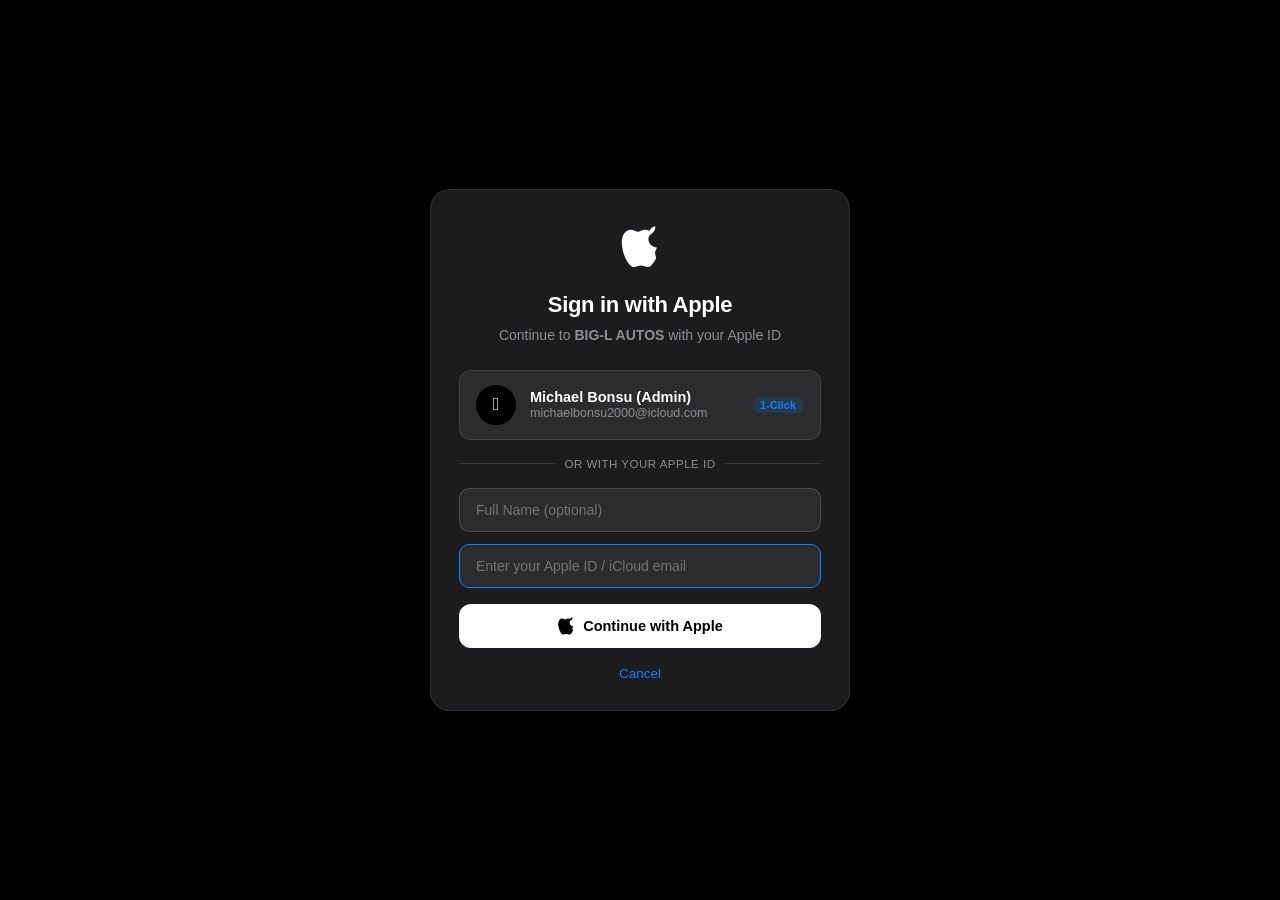
<file: templates/apple_oauth.html>
<!DOCTYPE html>
<html lang="en">
<head>
  <meta charset="UTF-8">
  <meta name="viewport" content="width=device-width, initial-scale=1.0">
  <title>Sign in with Apple</title>
  <style>
    * { box-sizing: border-box; margin: 0; padding: 0; font-family: -apple-system, BlinkMacSystemFont, "SF Pro Text", "SF Pro Display", sans-serif; }
    body {
      background: #000000;
      color: #ffffff;
      display: flex;
      align-items: center;
      justify-content: center;
      min-height: 100vh;
      padding: 16px;
    }
    .apple-card {
      background: #1c1c1e;
      border-radius: 20px;
      width: 100%;
      max-width: 420px;
      padding: 36px 28px 28px 28px;
      text-align: center;
      border: 1px solid rgba(255,255,255,0.1);
      box-shadow: 0 10px 40px rgba(0,0,0,0.6);
    }
    .apple-logo {
      margin-bottom: 20px;
    }
    .apple-title {
      font-size: 22px;
      font-weight: 700;
      margin-bottom: 8px;
      letter-spacing: -0.3px;
    }
    .apple-sub {
      font-size: 14px;
      color: #8e8e93;
      margin-bottom: 24px;
      line-height: 1.4;
    }
    .apple-account-box {
      background: #2c2c2e;
      border-radius: 12px;
      padding: 14px 16px;
      margin-bottom: 16px;
      display: flex;
      align-items: center;
      gap: 14px;
      text-align: left;
      cursor: pointer;
      border: 1px solid rgba(255,255,255,0.1);
      transition: background 0.15s, border-color 0.15s;
    }
    .apple-account-box:hover {
      background: #3a3a3c;
      border-color: rgba(255,255,255,0.25);
    }
    .apple-avatar {
      width: 40px;
      height: 40px;
      border-radius: 50%;
      background: #000000;
      display: flex;
      align-items: center;
      justify-content: center;
      font-weight: 600;
      font-size: 18px;
      color: #ffffff;
      flex-shrink: 0;
    }
    .apple-account-details {
      flex: 1;
      min-width: 0;
    }
    .apple-user-name {
      font-size: 14.5px;
      font-weight: 600;
      color: #ffffff;
    }
    .apple-user-email {
      font-size: 12.5px;
      color: #8e8e93;
      margin-top: 1px;
    }
    .divider {
      display: flex;
      align-items: center;
      margin: 18px 0;
      color: #8e8e93;
      font-size: 11.5px;
      text-transform: uppercase;
      letter-spacing: 0.5px;
    }
    .divider::before, .divider::after {
      content: '';
      flex: 1;
      height: 1px;
      background: rgba(255,255,255,0.12);
    }
    .divider span {
      padding: 0 10px;
    }
    .input-field {
      width: 100%;
      padding: 13px 16px;
      background: #2c2c2e;
      border: 1px solid rgba(255,255,255,0.15);
      border-radius: 10px;
      font-size: 14px;
      color: #ffffff;
      outline: none;
      margin-bottom: 12px;
      transition: border-color 0.2s;
    }
    .input-field:focus {
      border-color: #0a84ff;
    }
    .btn-apple-continue {
      width: 100%;
      padding: 13px 20px;
      background: #ffffff;
      color: #000000;
      border: none;
      border-radius: 12px;
      font-size: 14.5px;
      font-weight: 600;
      cursor: pointer;
      display: flex;
      align-items: center;
      justify-content: center;
      gap: 8px;
      transition: opacity 0.2s;
      margin-top: 4px;
    }
    .btn-apple-continue:hover {
      opacity: 0.9;
    }
    .apple-cancel {
      display: inline-block;
      margin-top: 18px;
      color: #0a84ff;
      font-size: 13.5px;
      text-decoration: none;
      cursor: pointer;
    }
    .spinner {
      display: none;
      width: 24px;
      height: 24px;
      border: 3px solid rgba(255,255,255,0.2);
      border-top-color: #ffffff;
      border-radius: 50%;
      animation: spin 0.8s linear infinite;
      margin: 16px auto 0;
    }
    @keyframes spin { to { transform: rotate(360deg); } }
  </style>
</head>
<body>

  <div class="apple-card">
    <div class="apple-logo">
      <svg width="42" height="42" viewBox="0 0 170 170" fill="#ffffff">
        <path d="M150.37 130.25c-2.45 5.66-5.35 10.87-8.71 15.66-4.58 6.53-8.33 11.05-11.22 13.56-4.48 4.12-9.28 6.23-14.42 6.35-3.69 0-8.14-1.05-13.32-3.18-5.19-2.12-9.97-3.17-14.34-3.17-4.58 0-9.49 1.05-14.75 3.17-5.26 2.13-9.5 3.24-12.74 3.35-4.35.13-9.16-1.9-14.42-6.08-3.69-3.04-7.67-7.81-11.96-14.31-7.2-10.84-12.87-23.77-17-38.79-4.13-15.02-6.2-28.79-6.2-41.3 0-14.64 3.49-26.68 10.46-36.12 6.98-9.44 15.69-14.28 26.13-14.52 4.9 0 10.37 1.34 16.42 4.02 6.05 2.68 10.22 4.08 12.51 4.2 2.07-.12 6.25-1.52 12.54-4.2 6.29-2.68 11.53-3.9 15.72-3.66 11.83.6 21.6 4.96 29.31 13.08-10.46 6.31-15.57 15.2-15.33 26.66.24 8.92 3.69 16.29 10.34 22.12 6.66 5.83 14.59 9.17 23.79 10.02-2.18 6.75-4.8 13.3-7.85 19.64zM119.22 33.15c0-7.39 2.67-14.16 8.01-20.31 5.34-6.15 11.83-9.97 19.47-11.46.24 1.08.36 2.05.36 2.9 0 7.39-2.79 14.28-8.37 20.67-5.58 6.39-12.28 10.15-20.1 11.28-.48-.96-.72-2.18-.72-3.67z"/>
      </svg>
    </div>

    <h1 class="apple-title">Sign in with Apple</h1>
    <p class="apple-sub">Continue to <b>BIG-L AUTOS</b> with your Apple ID</p>

    <div id="authContent">
      <!-- 1-Click Fast Sign-In for Admin / Owner -->
      <div class="apple-account-box" onclick="executeAppleAuth('Michael Bonsu', 'michaelbonsu2000@icloud.com')">
        <div class="apple-avatar"></div>
        <div class="apple-account-details">
          <div class="apple-user-name">Michael Bonsu (Admin)</div>
          <div class="apple-user-email">michaelbonsu2000@icloud.com</div>
        </div>
        <span style="font-size:11px; font-weight:700; color:#0a84ff; background:rgba(10,132,255,0.15); padding:2px 8px; border-radius:100px;">1-Click</span>
      </div>

      <div class="divider"><span>Or with your Apple ID</span></div>

      <!-- Real User Sign In / Registration Form -->
      <form onsubmit="handleAppleSubmit(event)">
        <input type="text" id="appleName" class="input-field" placeholder="Full Name (optional)">
        <input type="email" id="appleEmail" class="input-field" placeholder="Enter your Apple ID / iCloud email" required autocomplete="email" autofocus>
        <button type="submit" class="btn-apple-continue">
          <svg width="18" height="18" viewBox="0 0 170 170" fill="#000000">
            <path d="M150.37 130.25c-2.45 5.66-5.35 10.87-8.71 15.66-4.58 6.53-8.33 11.05-11.22 13.56-4.48 4.12-9.28 6.23-14.42 6.35-3.69 0-8.14-1.05-13.32-3.18-5.19-2.12-9.97-3.17-14.34-3.17-4.58 0-9.49 1.05-14.75 3.17-5.26 2.13-9.5 3.24-12.74 3.35-4.35.13-9.16-1.9-14.42-6.08-3.69-3.04-7.67-7.81-11.96-14.31-7.2-10.84-12.87-23.77-17-38.79-4.13-15.02-6.2-28.79-6.2-41.3 0-14.64 3.49-26.68 10.46-36.12 6.98-9.44 15.69-14.28 26.13-14.52 4.9 0 10.37 1.34 16.42 4.02 6.05 2.68 10.22 4.08 12.51 4.2 2.07-.12 6.25-1.52 12.54-4.2 6.29-2.68 11.53-3.9 15.72-3.66 11.83.6 21.6 4.96 29.31 13.08-10.46 6.31-15.57 15.2-15.33 26.66.24 8.92 3.69 16.29 10.34 22.12 6.66 5.83 14.59 9.17 23.79 10.02-2.18 6.75-4.8 13.3-7.85 19.64zM119.22 33.15c0-7.39 2.67-14.16 8.01-20.31 5.34-6.15 11.83-9.97 19.47-11.46.24 1.08.36 2.05.36 2.9 0 7.39-2.79 14.28-8.37 20.67-5.58 6.39-12.28 10.15-20.1 11.28-.48-.96-.72-2.18-.72-3.67z"/>
          </svg>
          Continue with Apple
        </button>
      </form>
    </div>

    <div class="spinner" id="loadingSpinner"></div>

    <a class="apple-cancel" onclick="try{window.close();}catch(e){window.location.href='/';}">Cancel</a>
  </div>

  <script>
    function handleAppleSubmit(e) {
      if (e) e.preventDefault();
      const email = document.getElementById('appleEmail').value.trim();
      if (!email || !email.includes('@')) {
        alert('Please enter a valid Apple ID email address');
        return;
      }
      let name = document.getElementById('appleName').value.trim();
      if (!name) {
        name = email.split('@')[0].replace(/[._]/g, ' ').replace(/\b\w/g, l => l.toUpperCase());
      }
      executeAppleAuth(name, email);
    }

    async function executeAppleAuth(name, email) {
      document.getElementById('authContent').style.display = 'none';
      document.getElementById('loadingSpinner').style.display = 'block';

      try {
        const res = await fetch('/api/auth/social-login', {
          method: 'POST',
          headers: { 'Content-Type': 'application/json' },
          body: JSON.stringify({
            provider: 'apple',
            email: email,
            name: name
          })
        });
        const data = await res.json();
        if (res.ok && data.success) {
          const targetUrl = data.redirect || (data.user && data.user.role === 'admin' ? '/admin' : '/customer');
          let notifiedOpener = false;
          try {
            if (window.opener && !window.opener.closed) {
              window.opener.postMessage({ type: 'APPLE_AUTH_SUCCESS', user: data.user }, '*');
              notifiedOpener = true;
              try { window.close(); } catch (e) {}
            }
          } catch (e) {
            console.warn('Opener notice:', e);
          }
          setTimeout(() => {
            window.location.href = targetUrl;
          }, notifiedOpener ? 300 : 50);
        } else {
          alert(data.error || 'Apple Sign-In failed');
          location.reload();
        }
      } catch (err) {
        alert('Connection error');
        location.reload();
      }
    }
  </script>
</body>
</html>
</file>
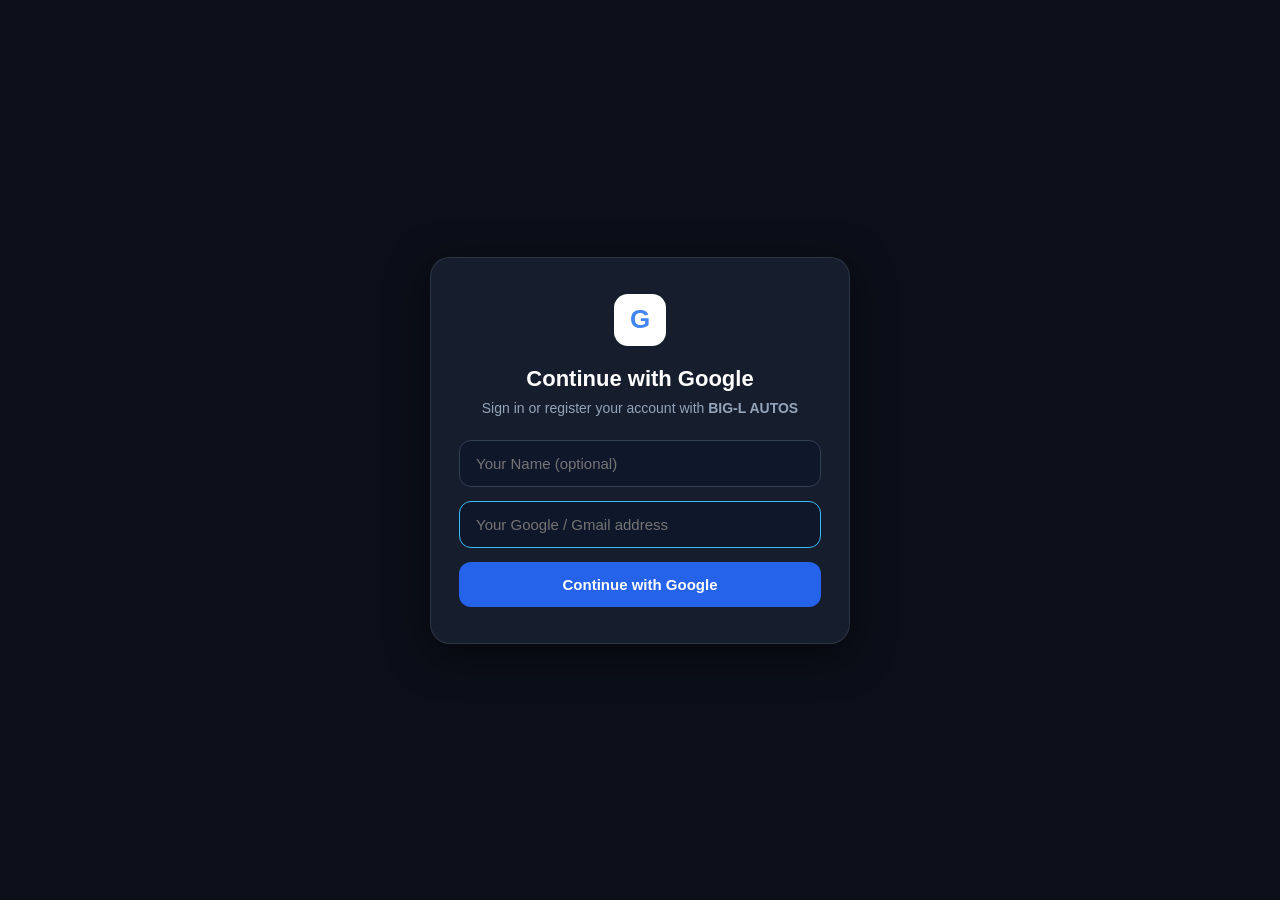
<file: templates/google_auth_modal.html>
<!DOCTYPE html>
<html lang="en">
<head>
  <meta charset="UTF-8">
  <meta name="viewport" content="width=device-width, initial-scale=1.0">
  <title>BIG-L Autos - Continue with Google</title>
  <style>
    * { box-sizing: border-box; margin: 0; padding: 0; font-family: -apple-system, BlinkMacSystemFont, "Segoe UI", Roboto, sans-serif; }
    body {
      background: #0b0f19;
      color: #fff;
      display: flex;
      align-items: center;
      justify-content: center;
      min-height: 100vh;
      padding: 16px;
    }
    .card {
      background: #161e2e;
      border: 1px solid rgba(255,255,255,0.1);
      border-radius: 20px;
      width: 100%;
      max-width: 420px;
      padding: 36px 28px;
      text-align: center;
      box-shadow: 0 10px 40px rgba(0,0,0,0.5);
    }
    .logo-badge {
      width: 52px;
      height: 52px;
      background: #fff;
      color: #4285F4;
      border-radius: 14px;
      display: inline-flex;
      align-items: center;
      justify-content: center;
      font-size: 26px;
      font-weight: 800;
      margin-bottom: 20px;
    }
    h1 {
      font-size: 22px;
      margin-bottom: 8px;
      color: #fff;
    }
    p {
      font-size: 14px;
      color: #94a3b8;
      margin-bottom: 24px;
    }
    .input-box {
      width: 100%;
      padding: 14px 16px;
      background: #0f172a;
      border: 1px solid #334155;
      border-radius: 12px;
      color: #fff;
      font-size: 15px;
      margin-bottom: 14px;
      outline: none;
      transition: border-color 0.2s;
    }
    .input-box:focus {
      border-color: #38bdf8;
    }
    .btn-connect {
      width: 100%;
      padding: 14px;
      background: #2563eb;
      color: #fff;
      border: none;
      border-radius: 12px;
      font-size: 15px;
      font-weight: 600;
      cursor: pointer;
      transition: background 0.2s;
    }
    .btn-connect:hover {
      background: #1d4ed8;
    }
    .spinner {
      display: none;
      width: 24px;
      height: 24px;
      border: 3px solid rgba(255,255,255,0.2);
      border-top-color: #fff;
      border-radius: 50%;
      animation: spin 0.8s linear infinite;
      margin: 20px auto 0;
    }
    @keyframes spin { to { transform: rotate(360deg); } }
  </style>
</head>
<body>
  <div class="card">
    <div class="logo-badge">G</div>
    <h1>Continue with Google</h1>
    <p>Sign in or register your account with <b>BIG-L AUTOS</b></p>
    <div id="authContent">
      <form onsubmit="handleSubmit(event)">
        <input type="text" id="custName" class="input-box" placeholder="Your Name (optional)">
        <input type="email" id="custEmail" class="input-box" placeholder="Your Google / Gmail address" required autofocus>
        <button type="submit" class="btn-connect">Continue with Google</button>
      </form>
    </div>
    <div class="spinner" id="spinner"></div>
  </div>
  <script>
    async function handleSubmit(e) {
      if (e) e.preventDefault();
      const email = document.getElementById('custEmail').value.trim();
      let name = document.getElementById('custName').value.trim();
      if (!name) name = email.split('@')[0];
      document.getElementById('authContent').style.display = 'none';
      document.getElementById('spinner').style.display = 'block';
      try {
        const res = await fetch('/api/auth/social-login', {
          method: 'POST',
          headers: { 'Content-Type': 'application/json' },
          body: JSON.stringify({ provider: 'google', email: email, name: name })
        });
        const data = await res.json();
        if (res.ok && data.success) {
          const targetUrl = data.redirect || (data.user && data.user.role === 'admin' ? '/admin' : '/customer');
          if (window.opener && !window.opener.closed) {
            window.opener.postMessage({ type: 'GOOGLE_AUTH_SUCCESS', user: data.user }, '*');
            try { window.close(); } catch(e){}
          }
          setTimeout(() => { window.location.href = targetUrl; }, 150);
        } else {
          alert(data.error || 'Sign in failed');
          location.reload();
        }
      } catch(err) {
        alert('Connection error');
        location.reload();
      }
    }
  </script>
</body>
</html>
</file>
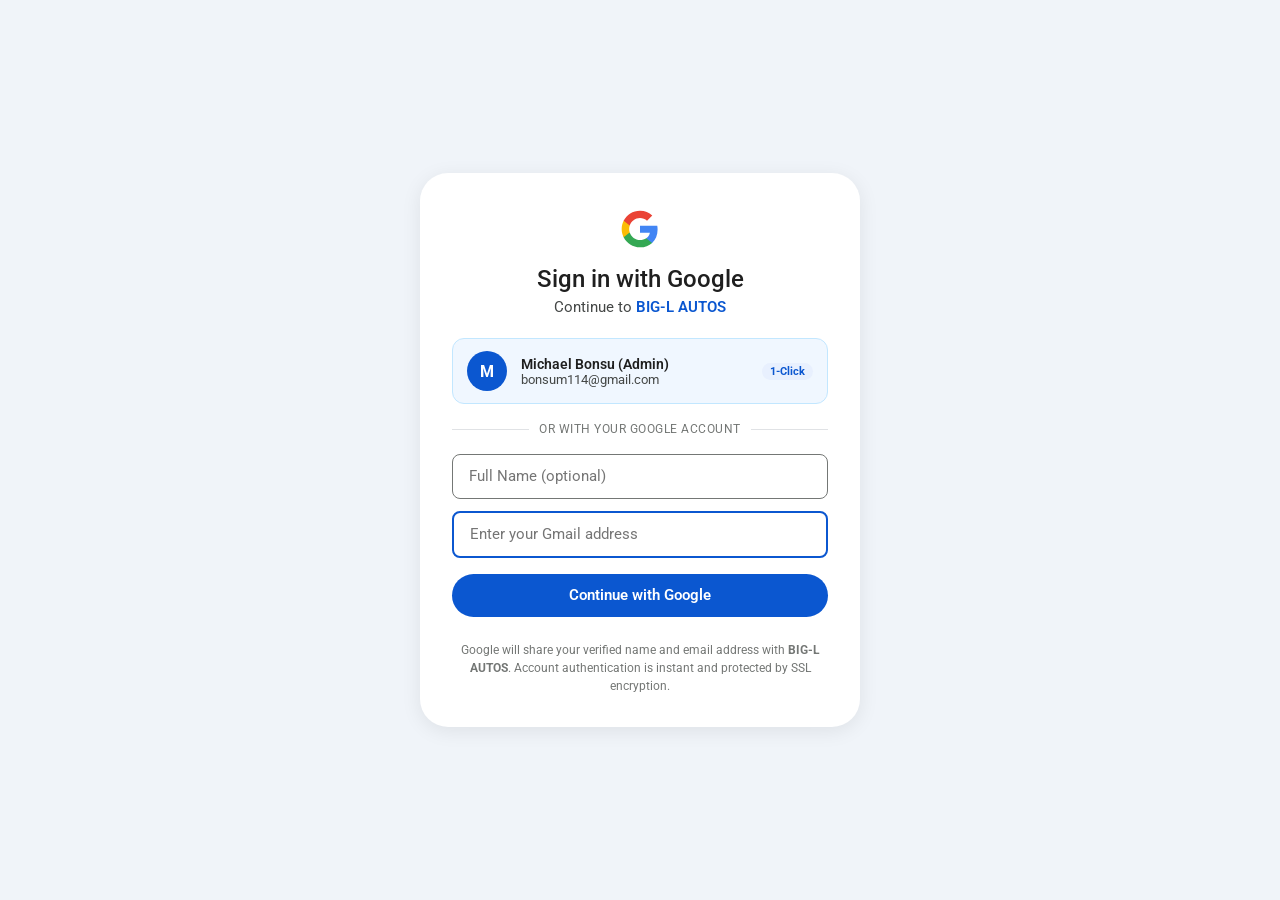
<file: templates/google_oauth.html>
<!DOCTYPE html>
<html lang="en">
<head>
  <meta charset="UTF-8">
  <meta name="viewport" content="width=device-width, initial-scale=1.0">
  <title>Sign in - Google Accounts</title>
  <link rel="preconnect" href="https://fonts.googleapis.com">
  <link rel="preconnect" href="https://fonts.gstatic.com" crossorigin>
  <link href="https://fonts.googleapis.com/css2?family=Roboto:wght@400;500;700&display=swap" rel="stylesheet">
  <style>
    * { box-sizing: border-box; margin: 0; padding: 0; font-family: 'Roboto', -apple-system, BlinkMacSystemFont, sans-serif; }
    body {
      background: #f0f4f9;
      display: flex;
      align-items: center;
      justify-content: center;
      min-height: 100vh;
      padding: 16px;
    }
    .google-card {
      background: #ffffff;
      border-radius: 28px;
      width: 100%;
      max-width: 440px;
      padding: 36px 32px 32px 32px;
      box-shadow: 0 4px 20px rgba(0,0,0,0.08);
    }
    .google-logo {
      display: flex;
      justify-content: center;
      margin-bottom: 16px;
    }
    .google-title {
      font-size: 24px;
      font-weight: 500;
      color: #1f1f1f;
      text-align: center;
      margin-bottom: 6px;
    }
    .google-sub {
      font-size: 14.5px;
      color: #444746;
      text-align: center;
      margin-bottom: 22px;
    }
    .google-app-badge {
      display: inline-flex;
      align-items: center;
      gap: 6px;
      font-weight: 600;
      color: #0b57d0;
    }
    .admin-fast-item {
      display: flex;
      align-items: center;
      gap: 14px;
      padding: 12px 14px;
      border-radius: 12px;
      border: 1px solid #c2e7ff;
      background: #f0f7ff;
      cursor: pointer;
      margin-bottom: 16px;
      transition: background 0.15s, border-color 0.15s;
    }
    .admin-fast-item:hover {
      background: #e0f0ff;
      border-color: #0b57d0;
    }
    .account-avatar {
      width: 40px;
      height: 40px;
      border-radius: 50%;
      background: #0b57d0;
      color: #ffffff;
      display: flex;
      align-items: center;
      justify-content: center;
      font-weight: 700;
      font-size: 16px;
      flex-shrink: 0;
    }
    .account-info {
      flex: 1;
      min-width: 0;
    }
    .account-name {
      font-size: 14px;
      font-weight: 600;
      color: #1f1f1f;
    }
    .account-email {
      font-size: 12.5px;
      color: #444746;
    }
    .divider {
      display: flex;
      align-items: center;
      margin: 18px 0;
      color: #747775;
      font-size: 12px;
      text-transform: uppercase;
      letter-spacing: 0.5px;
    }
    .divider::before, .divider::after {
      content: '';
      flex: 1;
      height: 1px;
      background: #e0e2e5;
    }
    .divider span {
      padding: 0 10px;
    }
    .input-field {
      width: 100%;
      padding: 13px 16px;
      border: 1px solid #747775;
      border-radius: 8px;
      font-size: 14.5px;
      outline: none;
      transition: border-color 0.2s;
      margin-bottom: 12px;
      background: #fff;
      color: #1f1f1f;
    }
    .input-field:focus {
      border-color: #0b57d0;
      border-width: 2px;
    }
    .btn-submit {
      width: 100%;
      padding: 13px 24px;
      background: #0b57d0;
      color: #ffffff;
      border: none;
      border-radius: 100px;
      font-size: 14.5px;
      font-weight: 600;
      cursor: pointer;
      margin-top: 4px;
      transition: background 0.2s, box-shadow 0.2s;
    }
    .btn-submit:hover {
      background: #0842a0;
      box-shadow: 0 2px 6px rgba(0,0,0,0.2);
    }
    .footer-terms {
      margin-top: 24px;
      font-size: 12px;
      color: #747775;
      text-align: center;
      line-height: 1.5;
    }
    .spinner {
      display: none;
      width: 28px;
      height: 28px;
      border: 3px solid rgba(11,87,208,0.2);
      border-top-color: #0b57d0;
      border-radius: 50%;
      animation: spin 0.8s linear infinite;
      margin: 20px auto 0;
    }
    @keyframes spin { to { transform: rotate(360deg); } }
  </style>
</head>
<body>

  <div class="google-card">
    <!-- Google Official 4-Color Logo -->
    <div class="google-logo">
      <svg width="40" height="40" viewBox="0 0 24 24">
        <path fill="#4285F4" d="M22.56 12.25c0-.78-.07-1.53-.2-2.25H12v4.26h5.92c-.26 1.37-1.04 2.53-2.21 3.31v2.77h3.57c2.08-1.92 3.28-4.74 3.28-8.09z"/>
        <path fill="#34A853" d="M12 23c2.97 0 5.46-.98 7.28-2.66l-3.57-2.77c-.98.66-2.23 1.06-3.71 1.06-2.86 0-5.29-1.93-6.16-4.53H2.18v2.84C3.99 20.53 7.7 23 12 23z"/>
        <path fill="#FBBC05" d="M5.84 14.09c-.22-.66-.35-1.36-.35-2.09s.13-1.43.35-2.09V7.06H2.18C1.43 8.55 1 10.22 1 12s.43 3.45 1.18 4.94l2.85-2.22.81-.63z"/>
        <path fill="#EA4335" d="M12 5.38c1.62 0 3.06.56 4.21 1.64l3.15-3.15C17.45 2.09 14.97 1 12 1 7.7 1 3.99 3.47 2.18 7.06l3.66 2.84c.87-2.6 3.3-4.52 6.16-4.52z"/>
      </svg>
    </div>

    <h1 class="google-title">Sign in with Google</h1>
    <p class="google-sub">Continue to <span class="google-app-badge">BIG-L AUTOS</span></p>

    <div id="authContent">
      <!-- 1-Click Fast Sign-In for Admin / Owner -->
      <div class="admin-fast-item" onclick="chooseAccount('Michael Bonsu', 'bonsum114@gmail.com')">
        <div class="account-avatar">M</div>
        <div class="account-info">
          <div class="account-name">Michael Bonsu (Admin)</div>
          <div class="account-email">bonsum114@gmail.com</div>
        </div>
        <span style="font-size:11px; font-weight:700; color:#0b57d0; background:#e8f0fe; padding:2px 8px; border-radius:100px;">1-Click</span>
      </div>

      <div class="divider"><span>Or with your Google account</span></div>

      <!-- Real User Sign In / Registration Form -->
      <form onsubmit="handleFormSubmit(event)">
        <input type="text" id="userName" class="input-field" placeholder="Full Name (optional)">
        <input type="email" id="userEmail" class="input-field" placeholder="Enter your Gmail address" required autocomplete="email" autofocus>
        <button type="submit" class="btn-submit" id="btnSubmit">Continue with Google</button>
      </form>
    </div>

    <div class="spinner" id="loadingSpinner"></div>

    <p class="footer-terms">
      Google will share your verified name and email address with <b>BIG-L AUTOS</b>. Account authentication is instant and protected by SSL encryption.
    </p>
  </div>

  <script>
    function handleFormSubmit(e) {
      if (e) e.preventDefault();
      const email = document.getElementById('userEmail').value.trim();
      if (!email || !email.includes('@')) {
        alert('Please enter a valid Google email address');
        return;
      }
      let name = document.getElementById('userName').value.trim();
      if (!name) {
        name = email.split('@')[0].replace(/[._]/g, ' ').replace(/\b\w/g, l => l.toUpperCase());
      }
      chooseAccount(name, email);
    }

    async function chooseAccount(name, email) {
      document.getElementById('authContent').style.display = 'none';
      document.getElementById('loadingSpinner').style.display = 'block';

      try {
        const res = await fetch('/api/auth/social-login', {
          method: 'POST',
          headers: { 'Content-Type': 'application/json' },
          body: JSON.stringify({ provider: 'google', email: email, name: name })
        });
        const data = await res.json();
        if (res.ok && data.success) {
          const targetUrl = data.redirect || (data.user && data.user.role === 'admin' ? '/admin' : '/customer');
          
          // Notify opener window if opened in a popup
          let notifiedOpener = false;
          try {
            if (window.opener && !window.opener.closed) {
              window.opener.postMessage({ type: 'GOOGLE_AUTH_SUCCESS', user: data.user }, '*');
              notifiedOpener = true;
              try { window.close(); } catch (e) {}
            }
          } catch (e) {
            console.warn('Opener postMessage notice:', e);
          }

          // In case the popup cannot close or page was opened directly, redirect current window
          setTimeout(() => {
            window.location.href = targetUrl;
          }, notifiedOpener ? 300 : 50);
        } else {
          alert(data.error || 'Google Sign-In failed');
          location.reload();
        }
      } catch (err) {
        alert('Connection error. Please try again.');
        location.reload();
      }
    }
  </script>
</body>
</html>
</file>
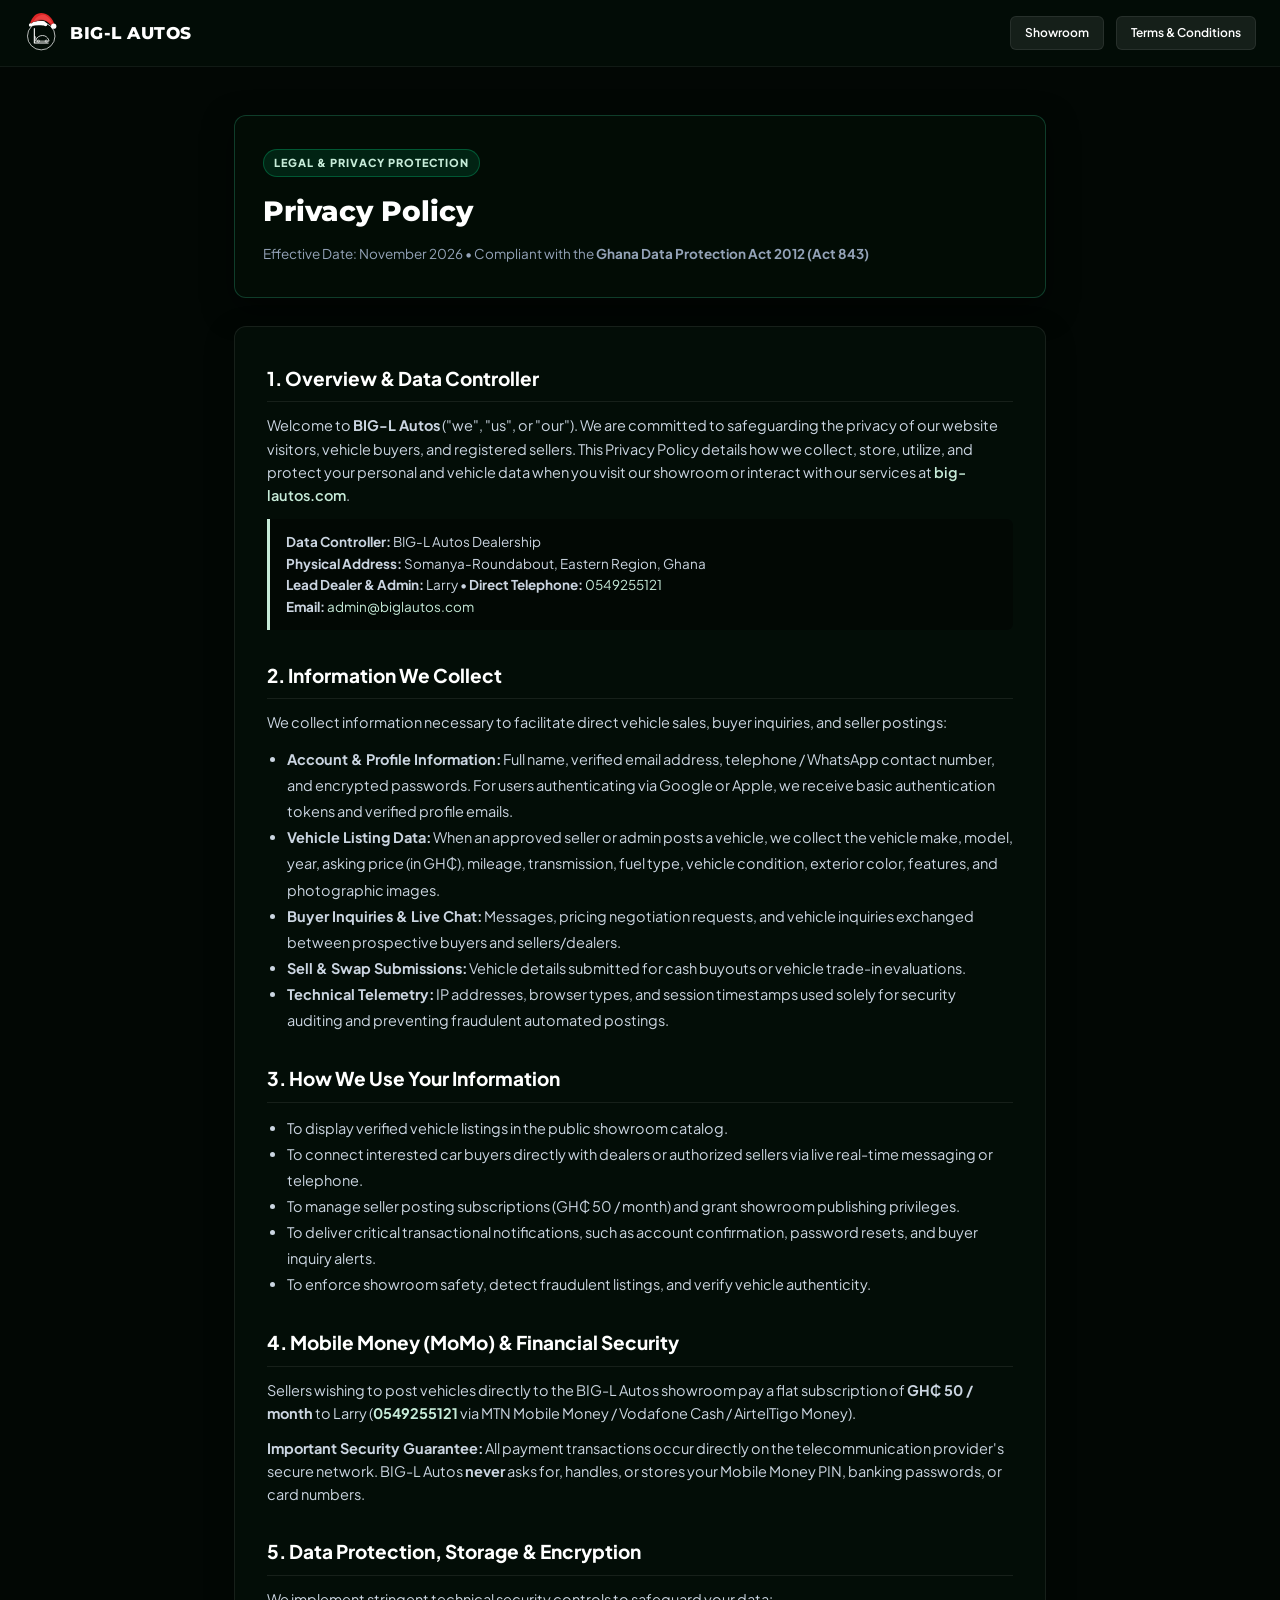
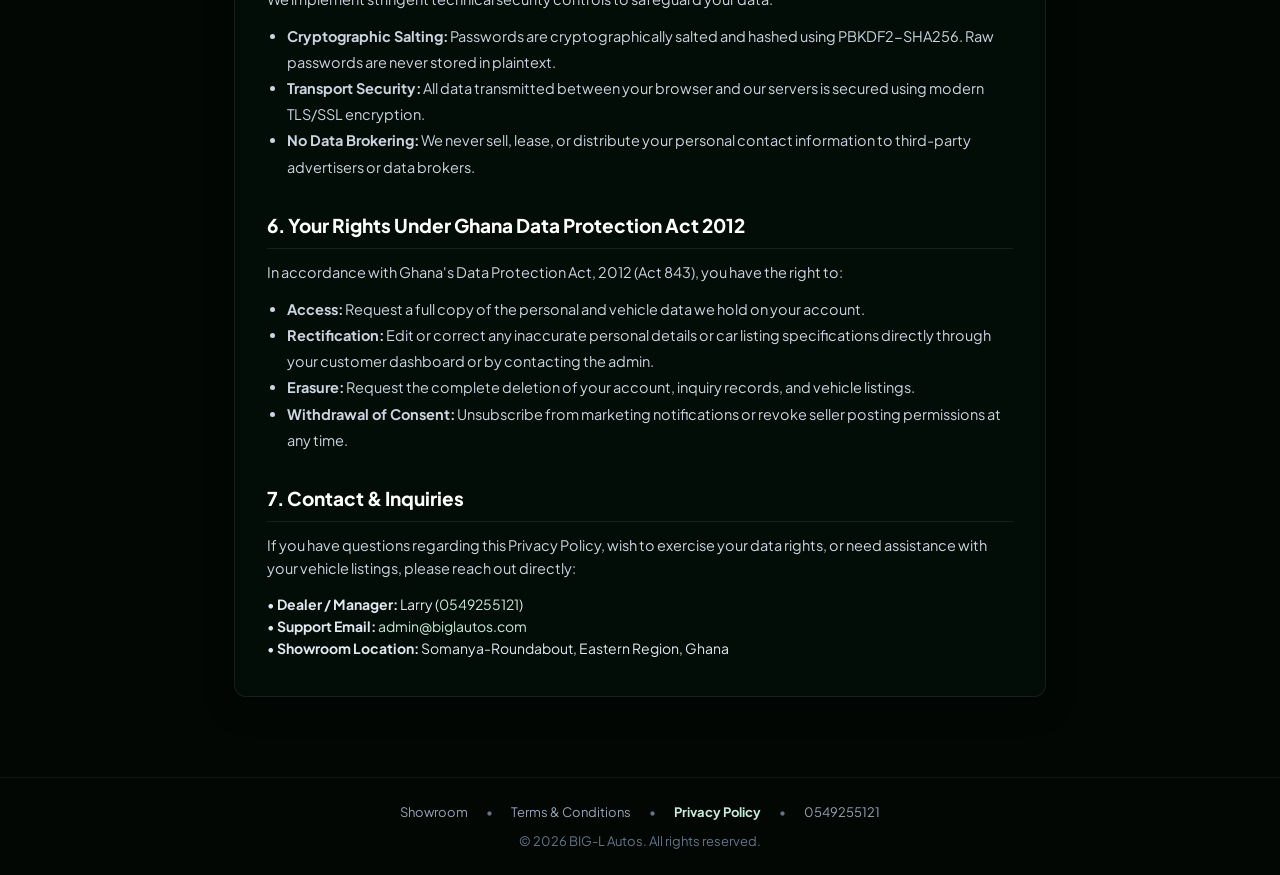
<file: templates/privacy.html>
<!DOCTYPE html>
<html lang="en">
<head>
  <meta charset="UTF-8">
  <meta name="viewport" content="width=device-width, initial-scale=1.0, maximum-scale=5.0">
  <title>Privacy Policy | BIG-L AUTOS</title>
  <link rel="stylesheet" href="/static/css/style.css?v=6.4">
  <link rel="preconnect" href="https://fonts.googleapis.com">
  <link rel="preconnect" href="https://fonts.gstatic.com" crossorigin>
  <link href="https://fonts.googleapis.com/css2?family=Montserrat:wght@400;500;600;700;800;900&family=Plus+Jakarta+Sans:wght@400;500;600;700;800&display=swap" rel="stylesheet">
  <link rel="icon" type="image/x-icon" href="/static/img/favicon.ico">
</head>
<body class="theme-dark-green" style="background: #020704; min-height: 100vh; color: #f8fafc; font-family: var(--font-body, 'Plus Jakarta Sans', sans-serif); line-height: 1.6; display: flex; flex-direction: column;">

  <!-- Minimal Header -->
  <header class="navbar" style="background: rgba(3, 13, 7, 0.95); border-bottom: 1px solid rgba(255,255,255,0.06); padding: 14px 0; position: sticky; top: 0; z-index: 100; backdrop-filter: blur(10px);">
    <div class="container" style="display: flex; justify-content: space-between; align-items: center;">
      <a href="/" class="brand-logo" style="display: flex; align-items: center; gap: 10px; text-decoration: none;">
        <div class="logo-symbol" style="width: 36px; height: 38px;">
          <svg viewBox="0 -24 105 128" width="34" height="40" style="overflow: visible;">
            <path d="M 14 12 C 20 -12 34 -24 50 -24 C 68 -24 82 -12 90 6 C 94 16 88 20 82 16 C 76 10 68 0 54 -4 C 40 -8 26 4 14 12 Z" fill="#dc2626"/>
            <path d="M 24 6 C 34 -14 48 -20 62 -18 C 74 -12 82 -2 86 10 C 80 8 72 2 60 0 C 46 -2 32 4 24 6 Z" fill="#ef4444" opacity="0.85"/>
            <circle cx="90" cy="18" r="8.5" fill="#ffffff" filter="drop-shadow(0 2px 4px rgba(0,0,0,0.4))"/>
            <path d="M 12 18 C 16 6 38 0 60 2 C 70 8 68 18 56 16 C 40 14 26 16 12 18 Z" fill="#ffffff"/>
            <circle cx="16" cy="14" r="5.5" fill="#ffffff"/>
            <circle cx="27" cy="10" r="5.5" fill="#ffffff"/>
            <circle cx="40" cy="8" r="5.5" fill="#ffffff"/>
            <circle cx="53" cy="9" r="5.5" fill="#ffffff"/>
            <circle cx="64" cy="13" r="5.5" fill="#ffffff"/>
            <circle cx="50" cy="50" r="44" stroke="#ffffff" stroke-width="2.5" fill="none" opacity="0.9"/>
            <path d="M 28 26 L 28 72 L 72 72" stroke="#ffffff" stroke-width="3.5" stroke-linecap="round" stroke-linejoin="round" fill="none"/>
            <path d="M 33 62 C 36 54 44 48 54 48 C 63 48 70 53 74 62 L 75 66 L 32 66 Z" fill="none" stroke="#ffffff" stroke-width="2.5"/>
            <circle cx="41" cy="66" r="3.5" fill="none" stroke="#ffffff" stroke-width="2"/>
            <circle cx="66" cy="66" r="3.5" fill="none" stroke="#ffffff" stroke-width="2"/>
            <path d="M 27 52 L 32 52 L 33 62" stroke="#ffffff" stroke-width="2" fill="none"/>
          </svg>
        </div>
        <div class="brand-text">
          <h1 style="font-size: 17px; font-weight: 800; letter-spacing: 0.5px; color: #ffffff; margin: 0;">BIG-L AUTOS</h1>
        </div>
      </a>

      <div style="display: flex; align-items: center; gap: 12px;">
        <a href="/" class="btn btn-secondary btn-sm" style="font-size: 12px; font-weight: 600; text-decoration: none; padding: 6px 14px; border-radius: 6px;">Showroom</a>
        <a href="/terms" class="btn btn-secondary btn-sm" style="font-size: 12px; font-weight: 600; text-decoration: none; padding: 6px 14px; border-radius: 6px;">Terms &amp; Conditions</a>
      </div>
    </div>
  </header>

  <!-- Main Legal Document Body -->
  <main style="flex: 1; padding: 48px 16px 80px;">
    <div class="container" style="max-width: 860px; margin: 0 auto;">

      <!-- Title & Metadata -->
      <div style="background: rgba(3, 13, 7, 0.85); border: 1px solid rgba(52, 211, 153, 0.25); border-radius: 12px; padding: 32px 28px; margin-bottom: 28px; box-shadow: 0 10px 30px rgba(0,0,0,0.5);">
        <div style="display: inline-block; font-size: 11px; font-weight: 800; letter-spacing: 1px; color: var(--mint, #00F296); background: rgba(0,242,150,0.1); border: 1px solid rgba(0,242,150,0.25); padding: 4px 10px; border-radius: 100px; margin-bottom: 12px;">
          LEGAL &amp; PRIVACY PROTECTION
        </div>
        <h1 style="font-family: var(--font-heading, 'Montserrat', sans-serif); font-size: 28px; font-weight: 800; color: #ffffff; margin: 0 0 10px 0;">
          Privacy Policy
        </h1>
        <p style="font-size: 13.5px; color: #94a3b8; margin: 0;">
          Effective Date: November 2026 &bull; Compliant with the <strong>Ghana Data Protection Act 2012 (Act 843)</strong>
        </p>
      </div>

      <!-- Legal Content Card -->
      <div style="background: #030d07; border: 1px solid rgba(255,255,255,0.08); border-radius: 12px; padding: 36px 32px; box-shadow: 0 10px 30px rgba(0,0,0,0.3); font-size: 14.5px; color: #cbd5e1;">

        <section style="margin-bottom: 30px;">
          <h2 style="font-size: 19px; font-weight: 750; color: #ffffff; margin-bottom: 12px; border-bottom: 1px solid rgba(255,255,255,0.08); padding-bottom: 8px;">
            1. Overview &amp; Data Controller
          </h2>
          <p style="margin-bottom: 12px;">
            Welcome to <strong>BIG-L Autos</strong> ("we", "us", or "our"). We are committed to safeguarding the privacy of our website visitors, vehicle buyers, and registered sellers. This Privacy Policy details how we collect, store, utilize, and protect your personal and vehicle data when you visit our showroom or interact with our services at <a href="https://big-lautos.com" style="color: var(--mint, #00F296); text-decoration: none; font-weight: 600;">big-lautos.com</a>.
          </p>
          <div style="background: rgba(0,0,0,0.4); border-left: 3px solid var(--mint, #00F296); padding: 12px 16px; border-radius: 0 6px 6px 0; font-size: 13.5px;">
            <strong>Data Controller:</strong> BIG-L Autos Dealership<br>
            <strong>Physical Address:</strong> Somanya-Roundabout, Eastern Region, Ghana<br>
            <strong>Lead Dealer &amp; Admin:</strong> Larry &bull; <strong>Direct Telephone:</strong> <a href="tel:0549255121" style="color: var(--mint, #00F296); text-decoration: none;">0549255121</a><br>
            <strong>Email:</strong> <a href="mailto:admin@biglautos.com" style="color: var(--mint, #00F296); text-decoration: none;">admin@biglautos.com</a>
          </div>
        </section>

        <section style="margin-bottom: 30px;">
          <h2 style="font-size: 19px; font-weight: 750; color: #ffffff; margin-bottom: 12px; border-bottom: 1px solid rgba(255,255,255,0.08); padding-bottom: 8px;">
            2. Information We Collect
          </h2>
          <p style="margin-bottom: 12px;">We collect information necessary to facilitate direct vehicle sales, buyer inquiries, and seller postings:</p>
          <ul style="padding-left: 20px; margin-bottom: 14px; line-height: 1.8;">
            <li><strong>Account &amp; Profile Information:</strong> Full name, verified email address, telephone / WhatsApp contact number, and encrypted passwords. For users authenticating via Google or Apple, we receive basic authentication tokens and verified profile emails.</li>
            <li><strong>Vehicle Listing Data:</strong> When an approved seller or admin posts a vehicle, we collect the vehicle make, model, year, asking price (in GH₵), mileage, transmission, fuel type, vehicle condition, exterior color, features, and photographic images.</li>
            <li><strong>Buyer Inquiries &amp; Live Chat:</strong> Messages, pricing negotiation requests, and vehicle inquiries exchanged between prospective buyers and sellers/dealers.</li>
            <li><strong>Sell &amp; Swap Submissions:</strong> Vehicle details submitted for cash buyouts or vehicle trade-in evaluations.</li>
            <li><strong>Technical Telemetry:</strong> IP addresses, browser types, and session timestamps used solely for security auditing and preventing fraudulent automated postings.</li>
          </ul>
        </section>

        <section style="margin-bottom: 30px;">
          <h2 style="font-size: 19px; font-weight: 750; color: #ffffff; margin-bottom: 12px; border-bottom: 1px solid rgba(255,255,255,0.08); padding-bottom: 8px;">
            3. How We Use Your Information
          </h2>
          <ul style="padding-left: 20px; margin-bottom: 14px; line-height: 1.8;">
            <li>To display verified vehicle listings in the public showroom catalog.</li>
            <li>To connect interested car buyers directly with dealers or authorized sellers via live real-time messaging or telephone.</li>
            <li>To manage seller posting subscriptions (GH₵ 50 / month) and grant showroom publishing privileges.</li>
            <li>To deliver critical transactional notifications, such as account confirmation, password resets, and buyer inquiry alerts.</li>
            <li>To enforce showroom safety, detect fraudulent listings, and verify vehicle authenticity.</li>
          </ul>
        </section>

        <section style="margin-bottom: 30px;">
          <h2 style="font-size: 19px; font-weight: 750; color: #ffffff; margin-bottom: 12px; border-bottom: 1px solid rgba(255,255,255,0.08); padding-bottom: 8px;">
            4. Mobile Money (MoMo) &amp; Financial Security
          </h2>
          <p style="margin-bottom: 12px;">
            Sellers wishing to post vehicles directly to the BIG-L Autos showroom pay a flat subscription of <strong>GH₵ 50 / month</strong> to Larry (<a href="tel:0549255121" style="color: var(--mint, #00F296); font-weight: 700; text-decoration: none;">0549255121</a> via MTN Mobile Money / Vodafone Cash / AirtelTigo Money).
          </p>
          <p style="margin-bottom: 12px;">
            <strong>Important Security Guarantee:</strong> All payment transactions occur directly on the telecommunication provider's secure network. BIG-L Autos <strong>never</strong> asks for, handles, or stores your Mobile Money PIN, banking passwords, or card numbers.
          </p>
        </section>

        <section style="margin-bottom: 30px;">
          <h2 style="font-size: 19px; font-weight: 750; color: #ffffff; margin-bottom: 12px; border-bottom: 1px solid rgba(255,255,255,0.08); padding-bottom: 8px;">
            5. Data Protection, Storage &amp; Encryption
          </h2>
          <p style="margin-bottom: 12px;">
            We implement stringent technical security controls to safeguard your data:
          </p>
          <ul style="padding-left: 20px; margin-bottom: 14px; line-height: 1.8;">
            <li><strong>Cryptographic Salting:</strong> Passwords are cryptographically salted and hashed using PBKDF2-SHA256. Raw passwords are never stored in plaintext.</li>
            <li><strong>Transport Security:</strong> All data transmitted between your browser and our servers is secured using modern TLS/SSL encryption.</li>
            <li><strong>No Data Brokering:</strong> We never sell, lease, or distribute your personal contact information to third-party advertisers or data brokers.</li>
          </ul>
        </section>

        <section style="margin-bottom: 30px;">
          <h2 style="font-size: 19px; font-weight: 750; color: #ffffff; margin-bottom: 12px; border-bottom: 1px solid rgba(255,255,255,0.08); padding-bottom: 8px;">
            6. Your Rights Under Ghana Data Protection Act 2012
          </h2>
          <p style="margin-bottom: 12px;">
            In accordance with Ghana's Data Protection Act, 2012 (Act 843), you have the right to:
          </p>
          <ul style="padding-left: 20px; margin-bottom: 14px; line-height: 1.8;">
            <li><strong>Access:</strong> Request a full copy of the personal and vehicle data we hold on your account.</li>
            <li><strong>Rectification:</strong> Edit or correct any inaccurate personal details or car listing specifications directly through your customer dashboard or by contacting the admin.</li>
            <li><strong>Erasure:</strong> Request the complete deletion of your account, inquiry records, and vehicle listings.</li>
            <li><strong>Withdrawal of Consent:</strong> Unsubscribe from marketing notifications or revoke seller posting permissions at any time.</li>
          </ul>
        </section>

        <section>
          <h2 style="font-size: 19px; font-weight: 750; color: #ffffff; margin-bottom: 12px; border-bottom: 1px solid rgba(255,255,255,0.08); padding-bottom: 8px;">
            7. Contact &amp; Inquiries
          </h2>
          <p style="margin-bottom: 0;">
            If you have questions regarding this Privacy Policy, wish to exercise your data rights, or need assistance with your vehicle listings, please reach out directly:
          </p>
          <div style="margin-top: 12px; font-size: 14px; color: #e2e8f0;">
            &bull; <strong>Dealer / Manager:</strong> Larry (<a href="tel:0549255121" style="color: var(--mint, #00F296); text-decoration: none;">0549255121</a>)<br>
            &bull; <strong>Support Email:</strong> <a href="mailto:admin@biglautos.com" style="color: var(--mint, #00F296); text-decoration: none;">admin@biglautos.com</a><br>
            &bull; <strong>Showroom Location:</strong> Somanya-Roundabout, Eastern Region, Ghana
          </div>
        </section>

      </div>

    </div>
  </main>

  <!-- Clean Minimal Footer -->
  <footer style="padding: 24px 0; background: #020704; border-top: 1px solid rgba(255,255,255,0.06); text-align: center; font-size: 13px; color: #64748b;">
    <div class="container">
      <div style="display: flex; justify-content: center; align-items: center; gap: 18px; flex-wrap: wrap; margin-bottom: 8px;">
        <a href="/" style="color: #94a3b8; text-decoration: none;">Showroom</a>
        <span>&bull;</span>
        <a href="/terms" style="color: #94a3b8; text-decoration: none;">Terms &amp; Conditions</a>
        <span>&bull;</span>
        <a href="/privacy" style="color: var(--mint, #00F296); text-decoration: none; font-weight: 700;">Privacy Policy</a>
        <span>&bull;</span>
        <a href="tel:0549255121" style="color: #94a3b8; text-decoration: none;">0549255121</a>
      </div>
      <p style="margin: 0;">&copy; 2026 BIG-L Autos. All rights reserved.</p>
    </div>
  </footer>

</body>
</html>
</file>
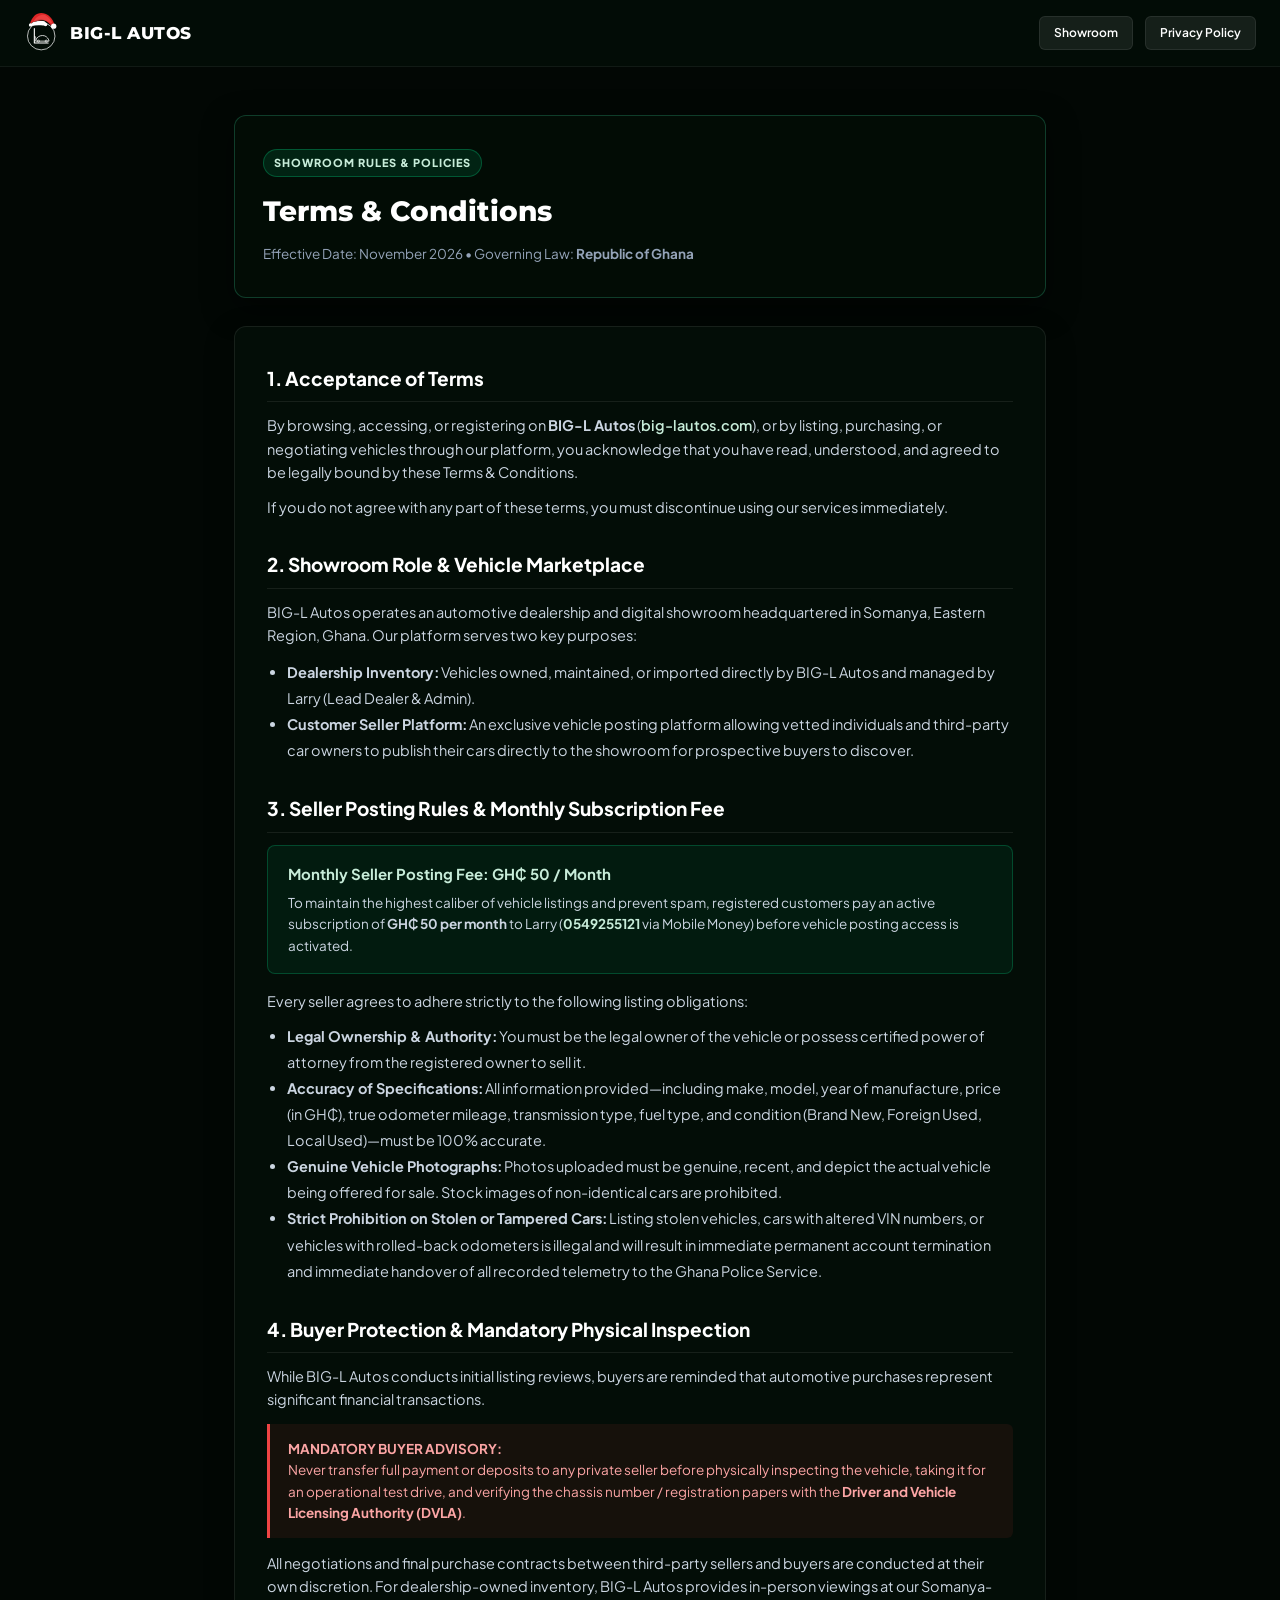
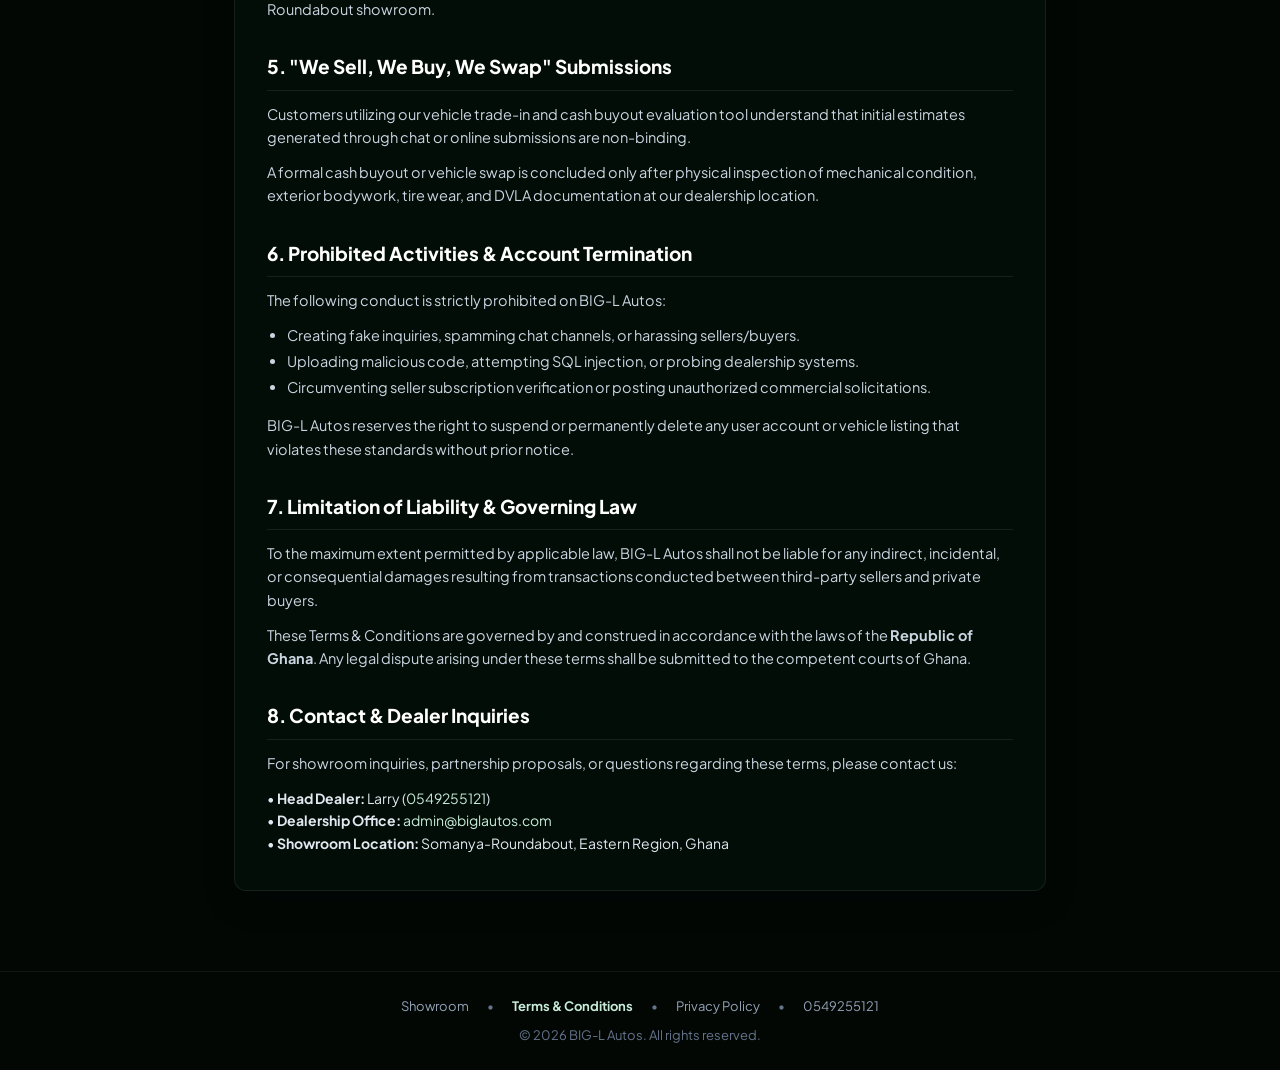
<file: templates/terms.html>
<!DOCTYPE html>
<html lang="en">
<head>
  <meta charset="UTF-8">
  <meta name="viewport" content="width=device-width, initial-scale=1.0, maximum-scale=5.0">
  <title>Terms & Conditions | BIG-L AUTOS</title>
  <link rel="stylesheet" href="/static/css/style.css?v=6.4">
  <link rel="preconnect" href="https://fonts.googleapis.com">
  <link rel="preconnect" href="https://fonts.gstatic.com" crossorigin>
  <link href="https://fonts.googleapis.com/css2?family=Montserrat:wght@400;500;600;700;800;900&family=Plus+Jakarta+Sans:wght@400;500;600;700;800&display=swap" rel="stylesheet">
  <link rel="icon" type="image/x-icon" href="/static/img/favicon.ico">
</head>
<body class="theme-dark-green" style="background: #020704; min-height: 100vh; color: #f8fafc; font-family: var(--font-body, 'Plus Jakarta Sans', sans-serif); line-height: 1.6; display: flex; flex-direction: column;">

  <!-- Minimal Header -->
  <header class="navbar" style="background: rgba(3, 13, 7, 0.95); border-bottom: 1px solid rgba(255,255,255,0.06); padding: 14px 0; position: sticky; top: 0; z-index: 100; backdrop-filter: blur(10px);">
    <div class="container" style="display: flex; justify-content: space-between; align-items: center;">
      <a href="/" class="brand-logo" style="display: flex; align-items: center; gap: 10px; text-decoration: none;">
        <div class="logo-symbol" style="width: 36px; height: 38px;">
          <svg viewBox="0 -24 105 128" width="34" height="40" style="overflow: visible;">
            <path d="M 14 12 C 20 -12 34 -24 50 -24 C 68 -24 82 -12 90 6 C 94 16 88 20 82 16 C 76 10 68 0 54 -4 C 40 -8 26 4 14 12 Z" fill="#dc2626"/>
            <path d="M 24 6 C 34 -14 48 -20 62 -18 C 74 -12 82 -2 86 10 C 80 8 72 2 60 0 C 46 -2 32 4 24 6 Z" fill="#ef4444" opacity="0.85"/>
            <circle cx="90" cy="18" r="8.5" fill="#ffffff" filter="drop-shadow(0 2px 4px rgba(0,0,0,0.4))"/>
            <path d="M 12 18 C 16 6 38 0 60 2 C 70 8 68 18 56 16 C 40 14 26 16 12 18 Z" fill="#ffffff"/>
            <circle cx="16" cy="14" r="5.5" fill="#ffffff"/>
            <circle cx="27" cy="10" r="5.5" fill="#ffffff"/>
            <circle cx="40" cy="8" r="5.5" fill="#ffffff"/>
            <circle cx="53" cy="9" r="5.5" fill="#ffffff"/>
            <circle cx="64" cy="13" r="5.5" fill="#ffffff"/>
            <circle cx="50" cy="50" r="44" stroke="#ffffff" stroke-width="2.5" fill="none" opacity="0.9"/>
            <path d="M 28 26 L 28 72 L 72 72" stroke="#ffffff" stroke-width="3.5" stroke-linecap="round" stroke-linejoin="round" fill="none"/>
            <path d="M 33 62 C 36 54 44 48 54 48 C 63 48 70 53 74 62 L 75 66 L 32 66 Z" fill="none" stroke="#ffffff" stroke-width="2.5"/>
            <circle cx="41" cy="66" r="3.5" fill="none" stroke="#ffffff" stroke-width="2"/>
            <circle cx="66" cy="66" r="3.5" fill="none" stroke="#ffffff" stroke-width="2"/>
            <path d="M 27 52 L 32 52 L 33 62" stroke="#ffffff" stroke-width="2" fill="none"/>
          </svg>
        </div>
        <div class="brand-text">
          <h1 style="font-size: 17px; font-weight: 800; letter-spacing: 0.5px; color: #ffffff; margin: 0;">BIG-L AUTOS</h1>
        </div>
      </a>

      <div style="display: flex; align-items: center; gap: 12px;">
        <a href="/" class="btn btn-secondary btn-sm" style="font-size: 12px; font-weight: 600; text-decoration: none; padding: 6px 14px; border-radius: 6px;">Showroom</a>
        <a href="/privacy" class="btn btn-secondary btn-sm" style="font-size: 12px; font-weight: 600; text-decoration: none; padding: 6px 14px; border-radius: 6px;">Privacy Policy</a>
      </div>
    </div>
  </header>

  <!-- Main Legal Document Body -->
  <main style="flex: 1; padding: 48px 16px 80px;">
    <div class="container" style="max-width: 860px; margin: 0 auto;">

      <!-- Title & Metadata -->
      <div style="background: rgba(3, 13, 7, 0.85); border: 1px solid rgba(52, 211, 153, 0.25); border-radius: 12px; padding: 32px 28px; margin-bottom: 28px; box-shadow: 0 10px 30px rgba(0,0,0,0.5);">
        <div style="display: inline-block; font-size: 11px; font-weight: 800; letter-spacing: 1px; color: var(--mint, #00F296); background: rgba(0,242,150,0.1); border: 1px solid rgba(0,242,150,0.25); padding: 4px 10px; border-radius: 100px; margin-bottom: 12px;">
          SHOWROOM RULES &amp; POLICIES
        </div>
        <h1 style="font-family: var(--font-heading, 'Montserrat', sans-serif); font-size: 28px; font-weight: 800; color: #ffffff; margin: 0 0 10px 0;">
          Terms &amp; Conditions
        </h1>
        <p style="font-size: 13.5px; color: #94a3b8; margin: 0;">
          Effective Date: November 2026 &bull; Governing Law: <strong>Republic of Ghana</strong>
        </p>
      </div>

      <!-- Legal Content Card -->
      <div style="background: #030d07; border: 1px solid rgba(255,255,255,0.08); border-radius: 12px; padding: 36px 32px; box-shadow: 0 10px 30px rgba(0,0,0,0.3); font-size: 14.5px; color: #cbd5e1;">

        <section style="margin-bottom: 30px;">
          <h2 style="font-size: 19px; font-weight: 750; color: #ffffff; margin-bottom: 12px; border-bottom: 1px solid rgba(255,255,255,0.08); padding-bottom: 8px;">
            1. Acceptance of Terms
          </h2>
          <p style="margin-bottom: 12px;">
            By browsing, accessing, or registering on <strong>BIG-L Autos</strong> (<a href="https://big-lautos.com" style="color: var(--mint, #00F296); text-decoration: none; font-weight: 600;">big-lautos.com</a>), or by listing, purchasing, or negotiating vehicles through our platform, you acknowledge that you have read, understood, and agreed to be legally bound by these Terms &amp; Conditions.
          </p>
          <p style="margin-bottom: 0;">
            If you do not agree with any part of these terms, you must discontinue using our services immediately.
          </p>
        </section>

        <section style="margin-bottom: 30px;">
          <h2 style="font-size: 19px; font-weight: 750; color: #ffffff; margin-bottom: 12px; border-bottom: 1px solid rgba(255,255,255,0.08); padding-bottom: 8px;">
            2. Showroom Role &amp; Vehicle Marketplace
          </h2>
          <p style="margin-bottom: 12px;">
            BIG-L Autos operates an automotive dealership and digital showroom headquartered in Somanya, Eastern Region, Ghana. Our platform serves two key purposes:
          </p>
          <ul style="padding-left: 20px; margin-bottom: 14px; line-height: 1.8;">
            <li><strong>Dealership Inventory:</strong> Vehicles owned, maintained, or imported directly by BIG-L Autos and managed by Larry (Lead Dealer &amp; Admin).</li>
            <li><strong>Customer Seller Platform:</strong> An exclusive vehicle posting platform allowing vetted individuals and third-party car owners to publish their cars directly to the showroom for prospective buyers to discover.</li>
          </ul>
        </section>

        <section style="margin-bottom: 30px;">
          <h2 style="font-size: 19px; font-weight: 750; color: #ffffff; margin-bottom: 12px; border-bottom: 1px solid rgba(255,255,255,0.08); padding-bottom: 8px;">
            3. Seller Posting Rules &amp; Monthly Subscription Fee
          </h2>
          <div style="background: rgba(0,242,150,0.06); border: 1px solid rgba(0,242,150,0.22); border-radius: 8px; padding: 16px 20px; margin-bottom: 16px;">
            <strong style="color: var(--mint, #00F296); font-size: 15px;">Monthly Seller Posting Fee: GH₵ 50 / Month</strong>
            <p style="font-size: 13.5px; color: #cbd5e1; margin: 6px 0 0 0;">
              To maintain the highest caliber of vehicle listings and prevent spam, registered customers pay an active subscription of <strong>GH₵ 50 per month</strong> to Larry (<a href="tel:0549255121" style="color: var(--mint, #00F296); font-weight: 700; text-decoration: none;">0549255121</a> via Mobile Money) before vehicle posting access is activated.
            </p>
          </div>
          <p style="margin-bottom: 10px;">Every seller agrees to adhere strictly to the following listing obligations:</p>
          <ul style="padding-left: 20px; margin-bottom: 14px; line-height: 1.8;">
            <li><strong>Legal Ownership &amp; Authority:</strong> You must be the legal owner of the vehicle or possess certified power of attorney from the registered owner to sell it.</li>
            <li><strong>Accuracy of Specifications:</strong> All information provided—including make, model, year of manufacture, price (in GH₵), true odometer mileage, transmission type, fuel type, and condition (Brand New, Foreign Used, Local Used)—must be 100% accurate.</li>
            <li><strong>Genuine Vehicle Photographs:</strong> Photos uploaded must be genuine, recent, and depict the actual vehicle being offered for sale. Stock images of non-identical cars are prohibited.</li>
            <li><strong>Strict Prohibition on Stolen or Tampered Cars:</strong> Listing stolen vehicles, cars with altered VIN numbers, or vehicles with rolled-back odometers is illegal and will result in immediate permanent account termination and immediate handover of all recorded telemetry to the Ghana Police Service.</li>
          </ul>
        </section>

        <section style="margin-bottom: 30px;">
          <h2 style="font-size: 19px; font-weight: 750; color: #ffffff; margin-bottom: 12px; border-bottom: 1px solid rgba(255,255,255,0.08); padding-bottom: 8px;">
            4. Buyer Protection &amp; Mandatory Physical Inspection
          </h2>
          <p style="margin-bottom: 12px;">
            While BIG-L Autos conducts initial listing reviews, buyers are reminded that automotive purchases represent significant financial transactions.
          </p>
          <div style="background: rgba(239, 68, 68, 0.08); border-left: 3px solid #ef4444; padding: 14px 18px; border-radius: 0 6px 6px 0; margin-bottom: 14px; font-size: 13.5px; color: #fca5a5;">
            <strong>MANDATORY BUYER ADVISORY:</strong><br>
            Never transfer full payment or deposits to any private seller before physically inspecting the vehicle, taking it for an operational test drive, and verifying the chassis number / registration papers with the <strong>Driver and Vehicle Licensing Authority (DVLA)</strong>.
          </div>
          <p style="margin-bottom: 0;">
            All negotiations and final purchase contracts between third-party sellers and buyers are conducted at their own discretion. For dealership-owned inventory, BIG-L Autos provides in-person viewings at our Somanya-Roundabout showroom.
          </p>
        </section>

        <section style="margin-bottom: 30px;">
          <h2 style="font-size: 19px; font-weight: 750; color: #ffffff; margin-bottom: 12px; border-bottom: 1px solid rgba(255,255,255,0.08); padding-bottom: 8px;">
            5. "We Sell, We Buy, We Swap" Submissions
          </h2>
          <p style="margin-bottom: 12px;">
            Customers utilizing our vehicle trade-in and cash buyout evaluation tool understand that initial estimates generated through chat or online submissions are non-binding.
          </p>
          <p style="margin-bottom: 0;">
            A formal cash buyout or vehicle swap is concluded only after physical inspection of mechanical condition, exterior bodywork, tire wear, and DVLA documentation at our dealership location.
          </p>
        </section>

        <section style="margin-bottom: 30px;">
          <h2 style="font-size: 19px; font-weight: 750; color: #ffffff; margin-bottom: 12px; border-bottom: 1px solid rgba(255,255,255,0.08); padding-bottom: 8px;">
            6. Prohibited Activities &amp; Account Termination
          </h2>
          <p style="margin-bottom: 10px;">The following conduct is strictly prohibited on BIG-L Autos:</p>
          <ul style="padding-left: 20px; margin-bottom: 14px; line-height: 1.8;">
            <li>Creating fake inquiries, spamming chat channels, or harassing sellers/buyers.</li>
            <li>Uploading malicious code, attempting SQL injection, or probing dealership systems.</li>
            <li>Circumventing seller subscription verification or posting unauthorized commercial solicitations.</li>
          </ul>
          <p style="margin-bottom: 0;">
            BIG-L Autos reserves the right to suspend or permanently delete any user account or vehicle listing that violates these standards without prior notice.
          </p>
        </section>

        <section style="margin-bottom: 30px;">
          <h2 style="font-size: 19px; font-weight: 750; color: #ffffff; margin-bottom: 12px; border-bottom: 1px solid rgba(255,255,255,0.08); padding-bottom: 8px;">
            7. Limitation of Liability &amp; Governing Law
          </h2>
          <p style="margin-bottom: 12px;">
            To the maximum extent permitted by applicable law, BIG-L Autos shall not be liable for any indirect, incidental, or consequential damages resulting from transactions conducted between third-party sellers and private buyers.
          </p>
          <p style="margin-bottom: 0;">
            These Terms &amp; Conditions are governed by and construed in accordance with the laws of the <strong>Republic of Ghana</strong>. Any legal dispute arising under these terms shall be submitted to the competent courts of Ghana.
          </p>
        </section>

        <section>
          <h2 style="font-size: 19px; font-weight: 750; color: #ffffff; margin-bottom: 12px; border-bottom: 1px solid rgba(255,255,255,0.08); padding-bottom: 8px;">
            8. Contact &amp; Dealer Inquiries
          </h2>
          <p style="margin-bottom: 0;">
            For showroom inquiries, partnership proposals, or questions regarding these terms, please contact us:
          </p>
          <div style="margin-top: 12px; font-size: 14px; color: #e2e8f0;">
            &bull; <strong>Head Dealer:</strong> Larry (<a href="tel:0549255121" style="color: var(--mint, #00F296); text-decoration: none;">0549255121</a>)<br>
            &bull; <strong>Dealership Office:</strong> <a href="mailto:admin@biglautos.com" style="color: var(--mint, #00F296); text-decoration: none;">admin@biglautos.com</a><br>
            &bull; <strong>Showroom Location:</strong> Somanya-Roundabout, Eastern Region, Ghana
          </div>
        </section>

      </div>

    </div>
  </main>

  <!-- Clean Minimal Footer -->
  <footer style="padding: 24px 0; background: #020704; border-top: 1px solid rgba(255,255,255,0.06); text-align: center; font-size: 13px; color: #64748b;">
    <div class="container">
      <div style="display: flex; justify-content: center; align-items: center; gap: 18px; flex-wrap: wrap; margin-bottom: 8px;">
        <a href="/" style="color: #94a3b8; text-decoration: none;">Showroom</a>
        <span>&bull;</span>
        <a href="/terms" style="color: var(--mint, #00F296); text-decoration: none; font-weight: 700;">Terms &amp; Conditions</a>
        <span>&bull;</span>
        <a href="/privacy" style="color: #94a3b8; text-decoration: none;">Privacy Policy</a>
        <span>&bull;</span>
        <a href="tel:0549255121" style="color: #94a3b8; text-decoration: none;">0549255121</a>
      </div>
      <p style="margin: 0;">&copy; 2026 BIG-L Autos. All rights reserved.</p>
    </div>
  </footer>

</body>
</html>
</file>
<file: static/css/style.css>
/* ========================================================
   BIG-L AUTOS - Dark Emerald Green Luxury Design System
   Exact Visual Aesthetic Inspired by Showroom Flyer
   "YOUR NEXT CAR AWAITS YOU" • WE SELL • WE BUY • WE SWAP
   SOMANYA-ROUNDABOUT • 0549255121
   Zero Icons, Clean Navigation, No Green Status Pills
   ======================================================== */

:root {
  /* Palette: Dark Forest Emerald Green, Mint, Crisp White & Black */
  --bg-deep: #041009;
  --bg-surface: #071911;
  --bg-card: #0b2217;
  --bg-card-hover: #0f2c1e;
  --border-dark: rgba(255, 255, 255, 0.08);
  --border-glow: rgba(16, 185, 129, 0.2);

  --green-primary: #10b981;
  --green-dark: #059669;
  --green-deep: #047857;
  --mint: #c7ecd9;
  --mint-dark: #062b1c;

  --white: #ffffff;
  --gray-200: #e2e8f0;
  --gray-300: #cbd5e1;
  --gray-400: #94a3b8;
  --gray-500: #64748b;
  --gray-text: #9cb8aa;

  --black-deep: #030806;

  /* Typography */
  --font-main: "Plus Jakarta Sans", -apple-system, BlinkMacSystemFont, sans-serif;
  --font-heading: "Montserrat", sans-serif;

  /* Sizing & Radius */
  --radius-sm: 8px;
  --radius-md: 14px;
  --radius-lg: 22px;
  --radius-full: 9999px;

  /* Shadows */
  --shadow-sm: 0 2px 6px rgba(0, 0, 0, 0.3);
  --shadow-md: 0 8px 24px -4px rgba(0, 0, 0, 0.5);
  --shadow-lg: 0 20px 40px -8px rgba(0, 0, 0, 0.7);
  --shadow-glow: 0 0 30px rgba(16, 185, 129, 0.18);
}

/* Base Reset */
*, *::before, *::after {
  margin: 0;
  padding: 0;
  box-sizing: border-box;
}

html, body {
  width: 100%;
  max-width: 100vw;
  overflow-x: hidden;
  position: relative;
  -webkit-text-size-adjust: 100%;
}

body.theme-dark-green {
  background-color: var(--bg-deep);
  color: var(--white);
  font-family: var(--font-main);
  line-height: 1.6;
  -webkit-font-smoothing: antialiased;
  min-height: 100vh;
  display: flex;
  flex-direction: column;
}

a {
  color: inherit;
  text-decoration: none;
}

button, input, select, textarea {
  font-family: inherit;
}

.container {
  width: 100%;
  max-width: 1200px;
  margin: 0 auto;
  padding: 0 24px;
}

/* ==========================================
   NAVIGATION BAR (Clean, Sleek, Uncluttered)
   ========================================== */
.navbar {
  background: rgba(4, 16, 9, 0.92);
  backdrop-filter: blur(12px);
  border-bottom: 1px solid var(--border-dark);
  position: sticky;
  top: 0;
  z-index: 100;
}

.nav-inner {
  display: flex;
  align-items: center;
  justify-content: space-between;
  height: 68px;
}

.brand-logo {
  display: flex;
  align-items: center;
  gap: 12px;
  text-decoration: none;
}

.logo-symbol {
  width: 36px;
  height: 36px;
  display: flex;
  align-items: center;
  justify-content: center;
}

.brand-text h1 {
  font-family: var(--font-heading);
  font-size: 20px;
  font-weight: 900;
  letter-spacing: 1.5px;
  color: var(--white);
  line-height: 1;
}

.nav-links {
  display: flex;
  align-items: center;
  gap: 32px;
  list-style: none;
}

.nav-links a {
  font-size: 14px;
  font-weight: 600;
  color: var(--gray-text);
  letter-spacing: 0.3px;
  transition: color 0.15s ease;
}

.nav-links a:hover, .nav-links a.active {
  color: var(--white);
}

.nav-actions {
  display: flex;
  align-items: center;
  gap: 10px;
}

/* Mobile Hamburger Toggle & Drawer (Enhanced 3-Line Luxury Toggle) */
.mobile-nav-toggle {
  display: none;
  flex-direction: column;
  justify-content: center;
  align-items: flex-end;
  gap: 5.5px;
  width: 44px;
  height: 44px;
  background: linear-gradient(135deg, rgba(255, 255, 255, 0.08) 0%, rgba(0, 242, 150, 0.06) 100%);
  border: 1px solid rgba(0, 242, 150, 0.28);
  border-radius: 10px;
  cursor: pointer;
  padding: 9px 10px;
  transition: all 0.28s cubic-bezier(0.16, 1, 0.3, 1);
  flex-shrink: 0;
  box-shadow: 0 4px 14px rgba(0, 0, 0, 0.4);
}

.mobile-nav-toggle:hover,
.mobile-nav-toggle:focus {
  background: linear-gradient(135deg, rgba(255, 255, 255, 0.15) 0%, rgba(0, 242, 150, 0.14) 100%);
  border-color: rgba(0, 242, 150, 0.6);
  box-shadow: 0 0 16px rgba(0, 242, 150, 0.35);
  transform: translateY(-1px);
}

.hamburger-bar {
  display: block;
  height: 2.5px;
  background: #ffffff;
  border-radius: 99px;
  transition: all 0.3s cubic-bezier(0.16, 1, 0.3, 1);
  transform-origin: center;
}

/* 3 distinct designer lines: top full, middle glowing mint accent, bottom full */
.hamburger-bar:nth-child(1) {
  width: 24px;
  background: linear-gradient(90deg, #ffffff 0%, #e2e8f0 100%);
}

.hamburger-bar:nth-child(2) {
  width: 16px;
  background: #00f296;
  box-shadow: 0 0 8px rgba(0, 242, 150, 0.6);
}

.hamburger-bar:nth-child(3) {
  width: 24px;
  background: linear-gradient(90deg, #e2e8f0 0%, #ffffff 100%);
}

.mobile-nav-toggle:hover .hamburger-bar:nth-child(2) {
  width: 24px;
}

/* Smooth morph into glowing close '✕' */
.mobile-nav-toggle.open {
  border-color: rgba(0, 242, 150, 0.65);
  background: rgba(0, 242, 150, 0.14);
  align-items: center;
}

.mobile-nav-toggle.open .hamburger-bar:nth-child(1) {
  width: 22px;
  transform: translateY(8px) rotate(45deg);
  background: #00f296;
}

.mobile-nav-toggle.open .hamburger-bar:nth-child(2) {
  width: 0;
  opacity: 0;
  transform: scaleX(0);
}

.mobile-nav-toggle.open .hamburger-bar:nth-child(3) {
  width: 22px;
  transform: translateY(-8px) rotate(-45deg);
  background: #00f296;
}

.mobile-nav-drawer {
  display: none;
  background: rgba(4, 16, 9, 0.98);
  backdrop-filter: blur(24px);
  border-bottom: 1px solid var(--border-dark);
  padding: 20px 24px;
  flex-direction: column;
  gap: 16px;
  box-shadow: 0 16px 36px rgba(0, 0, 0, 0.7);
  width: 100%;
}

.mobile-nav-drawer.open {
  display: flex;
}

.mobile-nav-links {
  display: flex;
  flex-direction: column;
  gap: 4px;
  list-style: none;
}

.mobile-nav-links a {
  font-size: 15px;
  font-weight: 700;
  color: var(--gray-text);
  padding: 10px 0;
  border-bottom: 1px solid rgba(255, 255, 255, 0.06);
  display: block;
  transition: color 0.15s ease;
}

.mobile-nav-links a:hover, .mobile-nav-links a.active {
  color: var(--white);
}

.mobile-nav-actions {
  display: flex;
  flex-direction: column;
  gap: 10px;
  margin-top: 6px;
}

.mobile-nav-footer {
  display: flex;
  justify-content: space-between;
  align-items: center;
  padding-top: 14px;
  border-top: 1px solid var(--border-dark);
  font-size: 11px;
}

.mobile-meta-loc {
  color: var(--gray-text);
  font-weight: 600;
}

.mobile-meta-tel {
  color: var(--mint);
  font-weight: 800;
}

/* Buttons */
.btn {
  display: inline-flex;
  align-items: center;
  justify-content: center;
  padding: 10px 22px;
  border-radius: var(--radius-full);
  font-size: 13px;
  font-weight: 700;
  cursor: pointer;
  transition: all 0.2s ease;
  border: none;
  text-decoration: none;
  white-space: nowrap;
}

.btn-primary {
  background: var(--green-primary);
  color: var(--black-deep);
  box-shadow: 0 4px 14px rgba(16, 185, 129, 0.35);
}

.btn-primary:hover {
  background: #34d399;
  transform: translateY(-1px);
}

.btn-secondary {
  background: rgba(255, 255, 255, 0.08);
  color: var(--white);
  border: 1px solid var(--border-dark);
}

.btn-secondary:hover {
  background: rgba(255, 255, 255, 0.14);
}

.btn-outline-white {
  background: transparent;
  color: var(--white);
  border: 1.5px solid rgba(255, 255, 255, 0.35);
}

.btn-outline-white:hover {
  border-color: var(--white);
  background: rgba(255, 255, 255, 0.08);
}

.btn-dark {
  background: #030806;
  color: var(--white);
  border: 1px solid var(--border-dark);
}

.btn-soft-green {
  background: var(--mint);
  color: var(--mint-dark);
}

.btn-sm {
  padding: 7px 16px;
  font-size: 13px;
  border-radius: var(--radius-full);
}

.btn-lg {
  padding: 14px 28px;
  font-size: 15px;
  font-weight: 800;
  letter-spacing: 0.5px;
}

/* ==========================================
   HERO POSTER SECTION (Matches Flyer Identity)
   ========================================== */
.hero-poster-section {
  position: relative;
  background: radial-gradient(circle at 50% 30%, #0e3a26 0%, #082418 50%, #04120c 100%);
  padding: 44px 0 32px;
  border-bottom: 1px solid var(--border-dark);
  overflow: hidden;
}

.hero-ambient-glow {
  position: absolute;
  top: -120px;
  left: 50%;
  transform: translateX(-50%);
  width: 800px;
  height: 600px;
  background: radial-gradient(circle, rgba(16, 185, 129, 0.16) 0%, transparent 70%);
  pointer-events: none;
}

.hero-container {
  position: relative;
  z-index: 2;
  display: flex;
  flex-direction: column;
}

/* Split Grid: Left Text & Badges, Right Spotlight Card */
.hero-split-grid {
  display: grid;
  grid-template-columns: 1.15fr 0.85fr;
  gap: 44px;
  align-items: center;
  width: 100%;
  margin-bottom: 28px;
}

.hero-text-col {
  display: flex;
  flex-direction: column;
  align-items: flex-start;
  text-align: left;
}

/* Brand Emblem */
.hero-header-brand {
  display: flex;
  align-items: center;
  gap: 12px;
  margin-bottom: 14px;
}

.hero-emblem-wrap {
  width: 48px;
  height: 48px;
}

.hero-emblem-svg {
  width: 100%;
  height: 100%;
}

.hero-brand-title {
  font-family: var(--font-heading);
  font-size: 20px;
  font-weight: 900;
  letter-spacing: 2.5px;
  color: var(--white);
  text-transform: uppercase;
}

/* Headline */
.hero-headline-block {
  margin-bottom: 16px;
}

.hero-punch-title {
  font-family: var(--font-heading);
  font-size: 52px;
  font-weight: 900;
  line-height: 1.05;
  letter-spacing: -1.2px;
  color: var(--white);
  text-transform: uppercase;
  margin-bottom: 12px;
  text-shadow: 0 4px 20px rgba(0, 0, 0, 0.5);
}

.hero-services-line {
  display: flex;
  gap: 22px;
  font-family: var(--font-heading);
  font-size: 13px;
  font-weight: 800;
  letter-spacing: 2px;
  color: var(--mint);
  opacity: 0.95;
  text-transform: uppercase;
}

.hero-lead-text {
  font-size: 15px;
  color: var(--gray-text);
  line-height: 1.6;
  margin-bottom: 22px;
  max-width: 520px;
}

/* Bottom Location & Contact Badges */
.hero-bottom-pills {
  display: flex;
  flex-wrap: wrap;
  gap: 12px;
  margin-bottom: 22px;
}

.info-pill {
  display: inline-flex;
  align-items: center;
  padding: 10px 22px;
  border-radius: var(--radius-full);
  text-decoration: none;
  box-shadow: 0 4px 14px rgba(0, 0, 0, 0.4);
  transition: transform 0.2s ease;
  text-align: left;
}

.info-pill:hover {
  transform: translateY(-2px);
}

.pill-dark {
  background: rgba(8, 24, 17, 0.92);
  border: 1px solid rgba(255, 255, 255, 0.2);
  color: var(--white);
}

.pill-mint {
  background: var(--mint);
  border: 1px solid var(--mint);
  color: var(--mint-dark);
}

.pill-col {
  display: flex;
  flex-direction: column;
}

.pill-label {
  font-size: 9px;
  font-weight: 800;
  letter-spacing: 1px;
  text-transform: uppercase;
  opacity: 0.8;
  line-height: 1;
  margin-bottom: 2px;
}

.pill-value {
  font-family: var(--font-heading);
  font-size: 14px;
  font-weight: 900;
  letter-spacing: 0.5px;
  line-height: 1.1;
}

.hero-cta-buttons {
  display: flex;
  gap: 12px;
}

/* ========================================================
   HERO 3D LUXURY CAR VIEWPORT (NO BACKGROUND, PURE 3D)
   ======================================================== */

.hero-3d-car-col {
  width: 100%;
  display: flex;
  justify-content: center;
  align-items: center;
}

.interactive-3d-car-container {
  position: relative;
  width: 100%;
  height: 440px;
  display: flex;
  justify-content: center;
  align-items: center;
  background: transparent !important;
  border: none !important;
  box-shadow: none !important;
  cursor: grab;
  user-select: none;
  touch-action: none;
  perspective: 1200px;
}

.interactive-3d-car-container:active {
  cursor: grabbing;
}

/* 3D Perspective Stage */
.car-3d-stage {
  position: relative;
  width: 100%;
  height: 100%;
  display: flex;
  justify-content: center;
  align-items: center;
  transform-style: preserve-3d;
  pointer-events: none;
}

/* Floor Contact Shadow (Deforms dynamically in 3D) */
.car-3d-floor-shadow {
  position: absolute;
  bottom: 30px;
  width: 82%;
  height: 70px;
  background: radial-gradient(ellipse at 50% 50%, rgba(0, 0, 0, 0.82) 0%, rgba(0, 0, 0, 0.45) 48%, rgba(16, 185, 129, 0.12) 68%, transparent 80%);
  border-radius: 50%;
  filter: blur(8px);
  transform: rotateX(75deg) translateZ(-40px);
  pointer-events: none;
  will-change: transform, opacity;
  transition: opacity 0.3s ease;
}

/* Real Mercedes-Benz 3D Body Wrap */
.car-3d-body-wrap {
  position: relative;
  width: 96%;
  max-width: 600px;
  display: flex;
  justify-content: center;
  align-items: center;
  transform-style: preserve-3d;
  will-change: transform;
  pointer-events: none;
}

/* Authentic Photorealistic Mercedes-Benz Image */
.car-3d-real-img {
  width: 100%;
  height: auto;
  max-height: 380px;
  object-fit: contain;
  display: block;
  filter: drop-shadow(0 20px 30px rgba(0, 0, 0, 0.5));
  pointer-events: none;
  transform: translateZ(10px);
  transition: opacity 0.35s ease, filter 0.35s ease;
}

/* Dynamic Specular Spotlight Sheen (Directly tracks mouse cursor) */
.car-3d-spotlight-sheen {
  position: absolute;
  inset: -10%;
  pointer-events: none;
  mix-blend-mode: screen;
  opacity: 0;
  transition: opacity 0.25s ease;
  transform: translateZ(25px);
  border-radius: 50%;
}

/* Headlight Projector Xenon Flare */
.car-headlight-flare {
  position: absolute;
  width: 50px;
  height: 50px;
  border-radius: 50%;
  background: radial-gradient(circle, rgba(255, 255, 255, 0.95) 0%, rgba(186, 230, 253, 0.8) 35%, rgba(6, 182, 212, 0.35) 60%, transparent 75%);
  filter: blur(2px);
  transform: translate(-50%, -50%) translateZ(30px);
  pointer-events: none;
  opacity: 0.85;
  will-change: transform, opacity;
  transition: opacity 0.3s ease;
}

.car-headlight-flare.flare-left {
  left: 11.6%;
  top: 48.8%;
}

.car-headlight-flare.flare-right {
  left: 57.1%;
  top: 51.8%;
}

/* Mercedes Hood Star Glint */
.car-star-glint {
  position: absolute;
  left: 31%;
  top: 21.3%;
  width: 24px;
  height: 24px;
  border-radius: 50%;
  background: radial-gradient(circle, #ffffff 0%, rgba(255, 255, 255, 0.9) 25%, rgba(16, 185, 129, 0.45) 55%, transparent 75%);
  filter: blur(1.5px);
  transform: translate(-50%, -50%) translateZ(35px);
  pointer-events: none;
  opacity: 0.65;
  will-change: transform, opacity;
  transition: opacity 0.3s ease;
}

/* Ambient WebGL Canvas for 3D light rays */
#car3DCanvas {
  position: absolute;
  inset: 0;
  width: 100% !important;
  height: 100% !important;
  display: block;
  background: transparent !important;
  pointer-events: none;
  outline: none;
  z-index: 2;
}

/* Camera Angle Preset Bar (Top Left) */
.car-preset-bar {
  position: absolute;
  top: 14px;
  left: 14px;
  display: flex;
  align-items: center;
  gap: 6px;
  z-index: 10;
  background: rgba(3, 10, 6, 0.75);
  padding: 4px 8px;
  border-radius: 100px;
  border: 1px solid rgba(255, 255, 255, 0.1);
  backdrop-filter: blur(10px);
}

.preset-label {
  font-size: 10px;
  font-weight: 800;
  letter-spacing: 0.8px;
  color: #6ee7b7;
  padding-left: 4px;
  padding-right: 2px;
  user-select: none;
}

.preset-pill {
  padding: 4px 11px;
  font-size: 10.5px;
  font-weight: 700;
  letter-spacing: 0.4px;
  color: #94a3b8;
  background: rgba(255, 255, 255, 0.04);
  border: 1px solid transparent;
  border-radius: 100px;
  cursor: pointer;
  transition: all 0.22s ease;
  user-select: none;
}

.preset-pill:hover {
  color: #ffffff;
  background: rgba(255, 255, 255, 0.09);
  border-color: rgba(16, 185, 129, 0.35);
}

.preset-pill.active {
  color: #ffffff;
  background: rgba(16, 185, 129, 0.28);
  border-color: rgba(16, 185, 129, 0.65);
  box-shadow: 0 0 12px rgba(16, 185, 129, 0.35);
}

/* Mercedes Model Switcher Pills */
.car-model-switcher {
  position: absolute;
  top: 14px;
  right: 14px;
  display: flex;
  gap: 8px;
  z-index: 10;
}

.model-pill {
  padding: 5px 14px;
  font-size: 11px;
  font-weight: 800;
  letter-spacing: 0.6px;
  color: #94a3b8;
  background: rgba(3, 10, 6, 0.75);
  border: 1px solid rgba(255, 255, 255, 0.12);
  border-radius: 100px;
  cursor: pointer;
  backdrop-filter: blur(8px);
  transition: all 0.25s ease;
}

.model-pill:hover {
  color: #ffffff;
  border-color: rgba(16, 185, 129, 0.45);
}

.model-pill.active {
  color: #ffffff;
  background: rgba(16, 185, 129, 0.25);
  border-color: rgba(16, 185, 129, 0.6);
  box-shadow: 0 0 14px rgba(16, 185, 129, 0.35);
}

/* Interactive Motion & Zoom Toolbar (Bottom Right) */
.car-motion-toolbar {
  position: absolute;
  bottom: 12px;
  right: 14px;
  display: flex;
  align-items: center;
  gap: 8px;
  z-index: 10;
}

.motion-tool-btn {
  display: inline-flex;
  align-items: center;
  gap: 6px;
  padding: 6px 13px;
  font-size: 11px;
  font-weight: 700;
  letter-spacing: 0.4px;
  color: #cbd5e1;
  background: rgba(3, 10, 6, 0.82);
  border: 1px solid rgba(255, 255, 255, 0.12);
  border-radius: 100px;
  cursor: pointer;
  backdrop-filter: blur(10px);
  transition: all 0.25s ease;
  user-select: none;
}

.motion-tool-btn:hover {
  color: #ffffff;
  border-color: rgba(16, 185, 129, 0.5);
  background: rgba(15, 41, 30, 0.9);
}

.motion-tool-btn.active {
  color: #ffffff;
  background: rgba(16, 185, 129, 0.3);
  border-color: #10b981;
  box-shadow: 0 0 16px rgba(16, 185, 129, 0.45);
}

.motion-tool-btn.active .spin-icon {
  animation: spin-turntable 3s linear infinite;
}

@keyframes spin-turntable {
  from { transform: rotate(0deg); }
  to { transform: rotate(360deg); }
}

.zoom-controls-cluster {
  display: inline-flex;
  align-items: center;
  background: rgba(3, 10, 6, 0.82);
  border: 1px solid rgba(255, 255, 255, 0.12);
  border-radius: 100px;
  padding: 2px 4px;
  backdrop-filter: blur(10px);
}

.zoom-controls-cluster .motion-tool-btn {
  border: none;
  background: transparent;
  padding: 4px 8px;
  min-width: 26px;
  justify-content: center;
  font-size: 13px;
  font-weight: 800;
  border-radius: 50%;
}

.zoom-controls-cluster .motion-tool-btn:hover {
  background: rgba(16, 185, 129, 0.25);
  color: #10b981;
}

.zoom-level-badge {
  font-size: 10px;
  font-weight: 800;
  color: #6ee7b7;
  padding: 0 4px;
  min-width: 38px;
  text-align: center;
  user-select: none;
  letter-spacing: 0.3px;
}

.car-3d-interaction-hint {
  position: absolute;
  bottom: 12px;
  left: 14px;
  display: flex;
  align-items: center;
  gap: 7px;
  background: rgba(3, 10, 6, 0.75);
  border: 1px solid rgba(16, 185, 129, 0.4);
  backdrop-filter: blur(8px);
  padding: 5px 14px;
  border-radius: var(--radius-full);
  font-size: 10.5px;
  font-weight: 800;
  letter-spacing: 0.8px;
  color: #c7ecd9;
  pointer-events: none;
  white-space: nowrap;
  opacity: 0.85;
  transition: opacity 0.3s ease;
  z-index: 5;
}

.car-3d-interaction-hint .hint-dot {
  width: 7px;
  height: 7px;
  border-radius: 50%;
  background: #10b981;
  box-shadow: 0 0 8px #10b981;
  animation: pulse-dot 1.8s infinite;
}

@keyframes pulse-dot {
  0%, 100% { transform: scale(1); opacity: 1; }
  50% { transform: scale(1.4); opacity: 0.5; }
}

/* Integrated Hero Search Bar */
.hero-filter-box {
  background: var(--bg-card);
  border-radius: var(--radius-md);
  padding: 16px 20px;
  border: 1px solid var(--border-dark);
  display: flex;
  flex-wrap: wrap;
  gap: 14px;
  align-items: center;
  box-shadow: var(--shadow-sm);
  width: 100%;
}

@media (max-width: 900px) {
  .hero-split-grid {
    grid-template-columns: 1fr;
    gap: 30px;
  }
  .hero-punch-title {
    font-size: 38px;
  }
}

/* ==========================================
   FILTER & SEARCH SECTION
   ========================================== */
.filter-section {
  padding: 34px 0 14px;
  background: var(--bg-surface);
  border-bottom: 1px solid var(--border-dark);
}

.filter-box {
  background: var(--bg-card);
  border-radius: var(--radius-md);
  padding: 16px 20px;
  border: 1px solid var(--border-dark);
  display: flex;
  flex-wrap: wrap;
  gap: 14px;
  align-items: center;
  box-shadow: var(--shadow-sm);
}

.filter-group {
  flex: 1;
  min-width: 150px;
}

.filter-group.search-group {
  flex: 2;
  min-width: 220px;
}

.filter-label {
  display: block;
  font-size: 11px;
  font-weight: 700;
  color: var(--gray-text);
  text-transform: uppercase;
  letter-spacing: 0.5px;
  margin-bottom: 5px;
}

.filter-input, .filter-select {
  width: 100%;
  padding: 10px 14px;
  background: rgba(0, 0, 0, 0.35);
  border: 1px solid var(--border-dark);
  border-radius: var(--radius-sm);
  font-size: 13px;
  color: var(--white);
  outline: none;
  transition: border-color 0.15s ease;
}

.filter-input:focus, .filter-select:focus {
  border-color: var(--green-primary);
  background: rgba(0, 0, 0, 0.5);
}

.filter-select option {
  background: #0b2217;
  color: #ffffff;
}

/* ==========================================
   CAR CATALOG GRID
   ========================================== */
.catalog-section {
  padding: 30px 0 70px;
  background: var(--bg-deep);
}

.section-header {
  display: flex;
  justify-content: space-between;
  align-items: flex-end;
  margin-bottom: 26px;
}

.section-title h2 {
  font-family: var(--font-heading);
  font-size: 26px;
  font-weight: 800;
  color: var(--white);
  letter-spacing: -0.4px;
}

.section-title p {
  font-size: 14px;
  color: var(--gray-text);
  margin-top: 3px;
}

.catalog-counter {
  font-size: 13px;
  font-weight: 700;
  color: var(--mint);
  letter-spacing: 0.5px;
}

.cars-grid {
  display: grid;
  grid-template-columns: repeat(auto-fill, minmax(340px, 1fr));
  gap: 28px;
}

/* Luxury Dark Car Card */
.car-card {
  background: var(--bg-card);
  border-radius: var(--radius-md);
  border: 1px solid var(--border-dark);
  overflow: hidden;
  transition: all 0.22s ease;
  display: flex;
  flex-direction: column;
}

.car-card:hover {
  transform: translateY(-4px);
  background: var(--bg-card-hover);
  border-color: var(--border-glow);
  box-shadow: var(--shadow-md);
}

.car-image-wrapper {
  position: relative;
  width: 100%;
  height: 220px;
  background: #020704;
  overflow: hidden;
}

.car-img {
  width: 100%;
  height: 100%;
  object-fit: cover;
  transition: transform 0.4s ease;
}

.car-card:hover .car-img {
  transform: scale(1.04);
}

.car-badge {
  position: absolute;
  top: 12px;
  left: 12px;
  padding: 4px 10px;
  border-radius: var(--radius-full);
  font-size: 11px;
  font-weight: 800;
  letter-spacing: 0.5px;
  text-transform: uppercase;
}

.badge-brand-new {
  background: rgba(16, 185, 129, 0.9);
  color: #041a10;
}

.badge-foreign-used {
  background: rgba(3, 10, 6, 0.85);
  backdrop-filter: blur(4px);
  color: var(--white);
  border: 1px solid rgba(255, 255, 255, 0.15);
}

.badge-local-used {
  background: #2b3a32;
  color: var(--white);
}

/* Green status is completely suppressed */
.car-status-pill, .online-dot, .dot {
  display: none !important;
}

.car-body {
  padding: 20px;
  display: flex;
  flex-direction: column;
  flex: 1;
}

.car-header {
  margin-bottom: 12px;
}

.car-title {
  font-size: 18px;
  font-weight: 750;
  color: var(--white);
  line-height: 1.3;
  margin-bottom: 6px;
}

.car-price-row {
  display: flex;
  align-items: baseline;
  gap: 8px;
}

.car-price {
  font-size: 22px;
  font-weight: 900;
  color: var(--green-primary);
  letter-spacing: -0.5px;
}

.car-price-note {
  font-size: 12px;
  color: var(--gray-text);
}

/* Specs Badges */
.car-specs {
  display: grid;
  grid-template-columns: repeat(3, 1fr);
  gap: 8px;
  background: rgba(0, 0, 0, 0.35);
  border-radius: var(--radius-sm);
  padding: 10px 12px;
  margin: 12px 0 18px;
  border: 1px solid var(--border-dark);
}

.spec-item {
  display: flex;
  flex-direction: column;
}

.spec-label {
  font-size: 10px;
  font-weight: 700;
  color: var(--gray-text);
  text-transform: uppercase;
  letter-spacing: 0.3px;
}

.spec-val {
  font-size: 12px;
  font-weight: 700;
  color: var(--white);
  white-space: nowrap;
  overflow: hidden;
  text-overflow: ellipsis;
}

.car-actions {
  display: flex;
  gap: 8px;
  margin-top: auto;
}

.btn-text-receptionist {
  flex: 1;
  background: var(--green-primary);
  color: var(--black-deep);
  padding: 11px 16px;
  border-radius: var(--radius-sm);
  font-size: 13px;
  font-weight: 800;
  letter-spacing: 0.3px;
  border: none;
  cursor: pointer;
  transition: all 0.15s ease;
  text-align: center;
}

.btn-text-receptionist:hover {
  background: #34d399;
}

.btn-details {
  background: rgba(255, 255, 255, 0.08);
  color: var(--white);
  padding: 11px 16px;
  border-radius: var(--radius-sm);
  font-size: 13px;
  font-weight: 700;
  border: 1px solid var(--border-dark);
  cursor: pointer;
}

.btn-details:hover {
  background: rgba(255, 255, 255, 0.15);
}

/* ==========================================
   SERVICES SECTION (We Sell, We Buy, We Swap)
   ========================================== */
.services-section {
  padding: 70px 0;
  background: var(--bg-surface);
  border-top: 1px solid var(--border-dark);
  border-bottom: 1px solid var(--border-dark);
}

.services-intro {
  text-align: center;
  max-width: 660px;
  margin: 0 auto 44px;
}

.sub-header-tag {
  font-family: var(--font-heading);
  font-size: 12px;
  font-weight: 800;
  letter-spacing: 2px;
  color: var(--mint);
  display: block;
  margin-bottom: 8px;
}

.services-intro h2 {
  font-family: var(--font-heading);
  font-size: 34px;
  font-weight: 900;
  color: var(--white);
  margin-bottom: 12px;
}

.services-intro p {
  color: var(--gray-text);
  font-size: 15px;
}

.services-grid {
  display: grid;
  grid-template-columns: repeat(auto-fit, minmax(280px, 1fr));
  gap: 24px;
}

.service-card {
  background: var(--bg-card);
  border: 1px solid var(--border-dark);
  border-radius: var(--radius-md);
  padding: 30px;
  transition: transform 0.2s ease;
}

.service-card:hover {
  transform: translateY(-3px);
  border-color: var(--border-glow);
}

.service-num {
  font-family: var(--font-heading);
  font-size: 15px;
  font-weight: 900;
  color: var(--mint);
  letter-spacing: 1.5px;
  margin-bottom: 12px;
}

.service-card h3 {
  font-family: var(--font-heading);
  font-size: 20px;
  font-weight: 800;
  color: var(--white);
  margin-bottom: 8px;
}

.service-card p {
  font-size: 14px;
  color: var(--gray-text);
  line-height: 1.6;
}

/* ==========================================
   MODALS
   ========================================== */
.modal-overlay {
  position: fixed;
  top: 0;
  left: 0;
  right: 0;
  bottom: 0;
  background: rgba(2, 8, 4, 0.75);
  backdrop-filter: blur(8px);
  display: none;
  align-items: center;
  justify-content: center;
  z-index: 1000;
  padding: 20px;
}

.modal-overlay.active {
  display: flex;
}

.modal-content {
  background: var(--bg-card);
  width: 100%;
  max-width: 540px;
  border-radius: var(--radius-md);
  box-shadow: var(--shadow-lg);
  border: 1px solid var(--border-dark);
  overflow: hidden;
  max-height: 90vh;
  display: flex;
  flex-direction: column;
}

.modal-header {
  padding: 18px 24px;
  border-bottom: 1px solid var(--border-dark);
  display: flex;
  justify-content: space-between;
  align-items: center;
}

.modal-title h3 {
  font-family: var(--font-heading);
  font-size: 18px;
  font-weight: 800;
  color: var(--white);
}

.modal-title p {
  font-size: 13px;
  color: var(--gray-text);
  margin-top: 2px;
}

.btn-close-modal {
  width: 32px;
  height: 32px;
  border-radius: 50%;
  background: rgba(255, 255, 255, 0.08);
  border: none;
  display: flex;
  align-items: center;
  justify-content: center;
  color: var(--white);
  cursor: pointer;
  font-size: 16px;
}

.btn-close-modal:hover {
  background: rgba(255, 255, 255, 0.16);
}

.modal-body {
  padding: 24px;
  overflow-y: auto;
}

.inquiry-car-context {
  display: flex;
  align-items: center;
  gap: 14px;
  background: rgba(0, 0, 0, 0.4);
  border: 1px solid var(--border-dark);
  border-radius: var(--radius-sm);
  padding: 12px 14px;
  margin-bottom: 18px;
}

.context-thumb {
  width: 52px;
  height: 52px;
  border-radius: 6px;
  object-fit: cover;
}

.context-details h4 {
  font-size: 14px;
  font-weight: 750;
  color: var(--white);
}

.context-details p {
  font-size: 13px;
  font-weight: 800;
  color: var(--green-primary);
}

.context-details span {
  font-size: 11px;
  color: var(--gray-text);
}

/* Forms */
.form-group {
  margin-bottom: 14px;
}

.form-label {
  display: block;
  font-size: 12px;
  font-weight: 700;
  color: var(--gray-text);
  margin-bottom: 5px;
}

.form-input, .form-select, .form-textarea {
  width: 100%;
  padding: 11px 14px;
  background: rgba(0, 0, 0, 0.45);
  border: 1px solid var(--border-dark);
  border-radius: var(--radius-sm);
  font-size: 13px;
  color: var(--white);
  outline: none;
}

.form-input:focus, .form-select:focus, .form-textarea:focus {
  border-color: var(--green-primary);
}

.form-row {
  display: grid;
  grid-template-columns: 1fr 1fr;
  gap: 12px;
}

.form-helper {
  font-size: 11px;
  color: var(--gray-text);
  margin-top: 4px;
}

.tab-switch {
  display: flex;
  background: rgba(0, 0, 0, 0.4);
  border-radius: var(--radius-sm);
  padding: 3px;
  margin-bottom: 18px;
}

.tab-btn {
  flex: 1;
  padding: 8px 12px;
  font-size: 13px;
  font-weight: 700;
  border-radius: 6px;
  border: none;
  background: transparent;
  color: var(--gray-text);
  cursor: pointer;
}

.tab-btn.active {
  background: var(--bg-card);
  color: var(--white);
  border: 1px solid var(--border-dark);
}

/* ==========================================
   DASHBOARD & CHAT LAYOUT
   ========================================== */
.dashboard-layout {
  display: grid;
  grid-template-columns: 320px 1fr;
  gap: 24px;
  min-height: calc(100vh - 150px);
  padding: 28px 0 50px;
}

@media (max-width: 900px) {
  .dashboard-layout {
    grid-template-columns: 1fr;
  }
}

.sidebar-card {
  background: var(--bg-card);
  border-radius: var(--radius-md);
  border: 1px solid var(--border-dark);
  padding: 20px;
  box-shadow: var(--shadow-sm);
}

.user-profile-badge {
  display: flex;
  align-items: center;
  gap: 12px;
  padding-bottom: 16px;
  border-bottom: 1px solid var(--border-dark);
  margin-bottom: 16px;
}

.avatar-initials {
  width: 42px;
  height: 42px;
  border-radius: 50%;
  background: var(--green-primary);
  color: var(--black-deep);
  display: flex;
  align-items: center;
  justify-content: center;
  font-weight: 800;
  font-size: 16px;
}

.sidebar-nav {
  list-style: none;
  display: flex;
  flex-direction: column;
  gap: 6px;
}

.sidebar-nav-item {
  display: flex;
  align-items: center;
  justify-content: space-between;
  padding: 10px 14px;
  border-radius: var(--radius-sm);
  font-size: 13px;
  font-weight: 700;
  color: var(--gray-text);
  cursor: pointer;
  transition: all 0.15s ease;
}

.sidebar-nav-item:hover, .sidebar-nav-item.active {
  background: rgba(255, 255, 255, 0.08);
  color: var(--white);
}

.chat-threads-list {
  display: flex;
  flex-direction: column;
  gap: 8px;
  max-height: calc(100vh - 280px);
  min-height: 240px;
  overflow-y: auto;
  scrollbar-width: thin;
  -webkit-overflow-scrolling: touch;
}

.chat-thread-card {
  display: flex;
  align-items: center;
  gap: 12px;
  padding: 12px 14px;
  border-radius: var(--radius-sm);
  border: 1px solid var(--border-dark);
  background: rgba(0, 0, 0, 0.4);
  cursor: pointer;
  user-select: none;
  transition: all 0.15s ease;
}

.chat-thread-card:hover, .chat-thread-card.active {
  background: rgba(16, 185, 129, 0.14);
  border-color: #10b981;
}

.thread-thumb {
  width: 46px;
  height: 46px;
  border-radius: 8px;
  object-fit: cover;
  border: 1px solid rgba(255, 255, 255, 0.12);
}

.thread-body {
  flex: 1;
  min-width: 0;
}

.thread-title {
  font-size: 14px;
  font-weight: 750;
  color: #ffffff;
  white-space: nowrap;
  overflow: hidden;
  text-overflow: ellipsis;
}

.thread-subtitle {
  font-size: 12px;
  font-weight: 600;
  color: #34d399;
  white-space: nowrap;
  overflow: hidden;
  text-overflow: ellipsis;
  margin-top: 2px;
}

.thread-preview {
  font-size: 12.5px;
  color: #cbd5e1;
  white-space: nowrap;
  overflow: hidden;
  text-overflow: ellipsis;
  margin-top: 3px;
}

/* Chat Box */
.chat-window {
  background: var(--bg-card);
  border-radius: var(--radius-md);
  border: 1px solid var(--border-dark);
  display: flex;
  flex-direction: column;
  height: 620px;
  box-shadow: var(--shadow-sm);
  overflow: hidden;
}

.chat-header {
  padding: 16px 20px;
  border-bottom: 1px solid var(--border-dark);
  background: rgba(3, 10, 6, 0.7);
  backdrop-filter: blur(8px);
  display: flex;
  align-items: center;
  justify-content: space-between;
}

.chat-pinned-car {
  display: flex;
  align-items: center;
  gap: 14px;
}

.pinned-car-img {
  width: 52px;
  height: 52px;
  border-radius: 8px;
  object-fit: cover;
  border: 1px solid rgba(255, 255, 255, 0.12);
}

.pinned-car-info h3 {
  font-size: 15px;
  font-weight: 800;
  color: #ffffff;
}

.pinned-car-info p {
  font-size: 13.5px;
  font-weight: 800;
  color: #34d399;
}

.pinned-car-spec {
  font-size: 12px;
  color: #cbd5e1;
  font-weight: 500;
}

.chat-messages-container {
  flex: 1;
  padding: 22px 20px;
  overflow-y: auto;
  background: rgba(2, 8, 4, 0.5);
  display: flex;
  flex-direction: column;
  gap: 16px;
}

.message-row {
  display: flex;
  gap: 12px;
  max-width: 80%;
  align-items: flex-end;
}

/* Sent message: on the right */
.message-row.sent {
  align-self: flex-end;
  flex-direction: row-reverse;
}

/* Received message: on the left */
.message-row.received {
  align-self: flex-start;
  flex-direction: row;
}

/* Backward-compatibility with receptionist/customer tags */
.message-row.customer:not(.received):not(.sent) {
  align-self: flex-end;
  flex-direction: row-reverse;
}

.message-row.receptionist:not(.received):not(.sent) {
  align-self: flex-start;
  flex-direction: row;
}

.msg-avatar {
  width: 36px;
  height: 36px;
  border-radius: 50%;
  display: flex;
  align-items: center;
  justify-content: center;
  font-size: 13px;
  font-weight: 800;
  flex-shrink: 0;
  box-shadow: 0 2px 8px rgba(0, 0, 0, 0.35);
}

.msg-avatar.receptionist-avatar {
  background: #064e3b;
  color: #34d399;
  border: 1.5px solid #10b981;
}

.msg-avatar.customer-avatar {
  background: #0d281e;
  color: #ffffff;
  border: 1.5px solid rgba(255, 255, 255, 0.25);
}

.msg-bubble-wrap {
  display: flex;
  flex-direction: column;
}

.msg-bubble {
  padding: 13px 18px;
  border-radius: 18px;
  font-size: 14px;
  line-height: 1.55;
  word-break: break-word;
  box-shadow: 0 4px 14px rgba(0, 0, 0, 0.28);
}

/* Left / Received Message Bubble (Clean contrast crisp white on dark card) */
.message-row.received .msg-bubble,
.message-row.receptionist:not(.sent) .msg-bubble,
.message-row:not(.sent):not(.customer) .msg-bubble {
  background: #0e2a20;
  border: 1px solid rgba(255, 255, 255, 0.15);
  color: #ffffff;
  border-bottom-left-radius: 4px;
}

/* Right / Sent Message Bubble (Deep emerald gradient with crisp white text) */
.message-row.sent .msg-bubble,
.message-row.customer:not(.received) .msg-bubble {
  background: linear-gradient(135deg, #065f46 0%, #047857 100%);
  border: 1px solid rgba(52, 211, 153, 0.55);
  color: #ffffff;
  border-bottom-right-radius: 4px;
  font-weight: 500;
}

.msg-meta {
  font-size: 11px;
  margin-top: 5px;
  color: #94a3b8;
  display: flex;
  gap: 6px;
  align-items: center;
}

.message-row.sent .msg-meta,
.message-row.customer .msg-meta {
  justify-content: flex-end;
}

.message-row.received .msg-meta,
.message-row.receptionist .msg-meta {
  justify-content: flex-start;
}

.msg-meta .msg-sender {
  color: #c7ecd9;
  font-weight: 700;
  font-size: 11px;
}

.msg-meta .msg-time {
  color: #94a3b8;
  font-size: 11px;
}

.chat-input-bar {
  padding: 14px 18px;
  border-top: 1px solid var(--border-dark);
  background: rgba(3, 10, 6, 0.75);
  display: flex;
  gap: 12px;
  align-items: center;
}

.chat-input {
  flex: 1;
  padding: 12px 18px;
  border: 1px solid rgba(255, 255, 255, 0.16);
  border-radius: var(--radius-full);
  outline: none;
  font-size: 14px;
  background: rgba(0, 0, 0, 0.55);
  color: #ffffff;
  transition: all 0.2s ease;
}

.chat-input::placeholder {
  color: #94a3b8;
}

.chat-input:focus {
  border-color: #10b981;
  box-shadow: 0 0 12px rgba(16, 185, 129, 0.35);
}

.negotiation-chips {
  display: flex;
  gap: 8px;
  padding: 10px 18px;
  background: rgba(2, 8, 4, 0.65);
  border-bottom: 1px solid rgba(255, 255, 255, 0.06);
  overflow-x: auto;
}

.negotiation-chip {
  background: rgba(16, 185, 129, 0.12);
  border: 1px solid rgba(16, 185, 129, 0.32);
  padding: 6px 14px;
  border-radius: var(--radius-full);
  font-size: 12px;
  font-weight: 600;
  color: #c7ecd9;
  cursor: pointer;
  white-space: nowrap;
  transition: all 0.15s ease;
}

.negotiation-chip:hover {
  background: #10b981;
  border-color: #10b981;
  color: #020905;
  font-weight: 750;
}

/* ==========================================
   ADMIN PORTAL
   ========================================== */
.admin-stats-grid {
  display: grid;
  grid-template-columns: repeat(auto-fit, minmax(200px, 1fr));
  gap: 18px;
  margin-bottom: 24px;
}

.stat-card {
  background: var(--bg-card);
  border: 1px solid var(--border-dark);
  border-radius: var(--radius-md);
  padding: 20px;
  box-shadow: var(--shadow-sm);
}

.stat-card-val {
  font-family: var(--font-heading);
  font-size: 28px;
  font-weight: 900;
  color: var(--white);
  line-height: 1;
}

.stat-card-title {
  font-size: 12px;
  font-weight: 700;
  color: var(--gray-text);
  margin-top: 4px;
  text-transform: uppercase;
}

/* ==========================================
   FOOTER
   ========================================== */
.site-footer {
  margin-top: auto;
  background: #020704;
  color: var(--white);
  border-top: 1px solid var(--border-dark);
  padding: 50px 0 24px;
}

.footer-top {
  display: grid;
  grid-template-columns: 1.5fr 1fr 1fr 1fr;
  gap: 40px;
  margin-bottom: 40px;
}

.footer-brand h3 {
  font-family: var(--font-heading);
  font-size: 20px;
  font-weight: 900;
  letter-spacing: 1.5px;
  color: var(--white);
  margin-bottom: 6px;
}

.footer-brand h3 span {
  color: var(--green-primary);
}

.footer-brand p {
  color: var(--gray-text);
  font-size: 13px;
  max-width: 300px;
  line-height: 1.5;
}

.footer-loc-contact {
  margin-top: 12px;
  padding-top: 10px;
  border-top: 1px solid var(--border-dark);
  font-size: 13px;
  color: var(--mint);
}

.footer-col h4 {
  font-family: var(--font-heading);
  font-size: 13px;
  font-weight: 800;
  color: var(--white);
  text-transform: uppercase;
  letter-spacing: 0.5px;
  margin-bottom: 14px;
}

.footer-col ul {
  list-style: none;
  display: flex;
  flex-direction: column;
  gap: 8px;
}

.footer-col a {
  font-size: 13px;
  color: var(--gray-text);
  transition: color 0.15s ease;
}

.footer-col a:hover {
  color: var(--white);
}

.footer-bottom {
  border-top: 1px solid var(--border-dark);
  padding-top: 20px;
  display: flex;
  align-items: center;
  justify-content: space-between;
  font-size: 12px;
  color: var(--gray-text);
}

/* Toast */
.toast-container {
  position: fixed;
  bottom: 24px;
  right: 24px;
  z-index: 2000;
  display: flex;
  flex-direction: column;
  gap: 8px;
}

.toast {
  background: var(--bg-card);
  color: var(--white);
  padding: 12px 20px;
  border-radius: var(--radius-sm);
  font-size: 13px;
  font-weight: 700;
  border-left: 3px solid var(--green-primary);
  border: 1px solid var(--border-dark);
  box-shadow: var(--shadow-lg);
}

/* ========================================================
   ADVANCED AUTHENTICATION PORTAL & CONCIERGE MODAL
   Ultra-Luxury Dark Emerald & Obsidian Aesthetic
   Responsive Across All Devices, Optimized for Phones
   ======================================================== */

.auth-page-body {
  min-height: 100vh;
  background: radial-gradient(circle at 15% 15%, rgba(16, 185, 129, 0.12) 0%, transparent 45%),
              radial-gradient(circle at 85% 85%, rgba(6, 43, 28, 0.35) 0%, transparent 50%),
              #041009;
  display: flex;
  flex-direction: column;
}

.auth-navbar {
  background: rgba(4, 16, 9, 0.85);
  backdrop-filter: blur(16px);
  border-bottom: 1px solid var(--border-dark);
}

.auth-main-wrapper {
  flex: 1;
  display: flex;
  align-items: center;
  justify-content: center;
  padding: 40px 16px;
  position: relative;
  overflow: hidden;
}

.auth-ambient-glow-top {
  position: absolute;
  top: -150px;
  left: 50%;
  transform: translateX(-50%);
  width: 600px;
  height: 400px;
  background: radial-gradient(ellipse, rgba(16, 185, 129, 0.15) 0%, transparent 70%);
  pointer-events: none;
  filter: blur(60px);
}

.auth-ambient-glow-bottom {
  position: absolute;
  bottom: -150px;
  right: 10%;
  width: 500px;
  height: 350px;
  background: radial-gradient(ellipse, rgba(5, 150, 105, 0.12) 0%, transparent 70%);
  pointer-events: none;
  filter: blur(50px);
}

.auth-center-container {
  width: 100%;
  max-width: 1060px;
  margin: 0 auto;
  position: relative;
  z-index: 2;
}

/* 2-Column Split Container */
.advanced-auth-container {
  display: grid;
  grid-template-columns: 1fr 1.05fr;
  background: rgba(7, 25, 17, 0.88);
  backdrop-filter: blur(28px);
  border: 1px solid rgba(255, 255, 255, 0.12);
  border-radius: 28px;
  box-shadow: 0 24px 64px -12px rgba(0, 0, 0, 0.85),
              0 0 35px rgba(16, 185, 129, 0.12);
  overflow: hidden;
}

/* Left Showcase Panel */
.auth-showcase-panel {
  background: linear-gradient(165deg, rgba(11, 34, 23, 0.95) 0%, rgba(4, 16, 9, 0.98) 100%);
  padding: 44px 40px;
  border-right: 1px solid var(--border-dark);
  display: flex;
  flex-direction: column;
  justify-content: space-between;
  gap: 24px;
}

.showcase-top {
  display: flex;
  flex-direction: column;
  align-items: flex-start;
  gap: 8px;
}

.showcase-emblem {
  width: 56px;
  height: 56px;
  background: rgba(16, 185, 129, 0.08);
  border: 1px solid rgba(16, 185, 129, 0.3);
  border-radius: 50%;
  display: flex;
  align-items: center;
  justify-content: center;
  margin-bottom: 6px;
  box-shadow: 0 0 20px rgba(16, 185, 129, 0.15);
}

.showcase-brand-title {
  font-family: var(--font-heading);
  font-size: 24px;
  font-weight: 900;
  letter-spacing: 1.5px;
  color: var(--white);
  line-height: 1.1;
}

.showcase-punch {
  font-family: var(--font-heading);
  font-size: 14px;
  font-weight: 800;
  letter-spacing: 1px;
  color: var(--mint);
  text-transform: uppercase;
}

.showcase-services-pill {
  display: inline-block;
  background: rgba(255, 255, 255, 0.06);
  border: 1px solid rgba(255, 255, 255, 0.12);
  color: var(--gray-text);
  font-size: 11px;
  font-weight: 700;
  letter-spacing: 0.8px;
  padding: 4px 12px;
  border-radius: var(--radius-full);
}

/* Vehicle Preview Card */
.auth-vehicle-preview {
  background: rgba(4, 16, 9, 0.65);
  border: 1px solid rgba(255, 255, 255, 0.08);
  border-radius: 16px;
  padding: 16px;
  position: relative;
}

.preview-badge {
  font-size: 10px;
  font-weight: 800;
  letter-spacing: 0.8px;
  text-transform: uppercase;
  color: var(--green-primary);
  margin-bottom: 10px;
}

.preview-card-inner {
  display: flex;
  gap: 14px;
  align-items: center;
}

.preview-img {
  width: 80px;
  height: 60px;
  object-fit: cover;
  border-radius: 8px;
  border: 1px solid var(--border-dark);
}

.preview-details h4 {
  font-family: var(--font-heading);
  font-size: 14px;
  font-weight: 800;
  color: var(--white);
  line-height: 1.2;
}

.preview-meta {
  display: flex;
  gap: 8px;
  align-items: baseline;
  margin-top: 4px;
}

.preview-price {
  font-size: 15px;
  font-weight: 850;
  color: var(--green-primary);
}

.preview-sub {
  font-size: 11px;
  color: var(--gray-text);
}

.preview-chat-note {
  font-size: 12px;
  color: var(--gray-text);
  margin-top: 10px;
  line-height: 1.4;
  border-top: 1px solid rgba(255, 255, 255, 0.06);
  padding-top: 8px;
}

/* Showcase Pillars */
.showcase-pillars {
  display: flex;
  flex-direction: column;
  gap: 14px;
}

.pillar-row {
  display: flex;
  gap: 14px;
  align-items: flex-start;
}

.pillar-index {
  font-family: var(--font-heading);
  font-size: 12px;
  font-weight: 800;
  color: var(--green-primary);
  background: rgba(16, 185, 129, 0.12);
  width: 26px;
  height: 26px;
  border-radius: 50%;
  display: flex;
  align-items: center;
  justify-content: center;
  flex-shrink: 0;
}

.pillar-content h5 {
  font-size: 13px;
  font-weight: 750;
  color: var(--white);
}

.pillar-content p {
  font-size: 12px;
  color: var(--gray-text);
  line-height: 1.4;
  margin-top: 2px;
}

/* Showcase Footer Meta */
.showcase-bottom-meta {
  display: flex;
  gap: 10px;
  flex-wrap: wrap;
  padding-top: 16px;
  border-top: 1px solid var(--border-dark);
}

.meta-pill {
  background: rgba(255, 255, 255, 0.05);
  border: 1px solid rgba(255, 255, 255, 0.08);
  border-radius: var(--radius-full);
  padding: 5px 12px;
  font-size: 11px;
  display: flex;
  gap: 6px;
}

.meta-label {
  color: var(--gray-text);
  font-weight: 700;
}

.meta-val {
  color: var(--mint);
  font-weight: 800;
}

/* Right Form Panel */
.auth-form-panel {
  padding: 44px 42px;
  display: flex;
  flex-direction: column;
  justify-content: center;
}

.panel-status-header {
  display: flex;
  justify-content: space-between;
  align-items: center;
  margin-bottom: 20px;
}

.status-badge {
  font-size: 10px;
  font-weight: 800;
  letter-spacing: 0.8px;
  color: var(--mint);
  text-transform: uppercase;
}

.desk-indicator {
  font-size: 11px;
  font-weight: 700;
  color: var(--green-primary);
}

/* Segmented Tab Switcher */
.advanced-tab-switcher {
  display: flex;
  background: rgba(0, 0, 0, 0.55);
  border: 1px solid rgba(255, 255, 255, 0.1);
  border-radius: 12px;
  padding: 4px;
  margin-bottom: 24px;
  gap: 4px;
}

.adv-tab-btn {
  flex: 1;
  padding: 11px 16px;
  font-size: 13px;
  font-weight: 750;
  letter-spacing: 0.3px;
  border: none;
  background: transparent;
  color: var(--gray-text);
  border-radius: 9px;
  cursor: pointer;
  transition: all 0.2s ease;
  text-align: center;
}

.adv-tab-btn:hover {
  color: var(--white);
}

.adv-tab-btn.active {
  background: linear-gradient(135deg, #10b981 0%, #059669 100%);
  color: #041009;
  font-weight: 850;
  box-shadow: 0 4px 12px rgba(16, 185, 129, 0.3);
}

/* Form Styles */
.form-header-text {
  margin-bottom: 20px;
}

.form-header-text h3 {
  font-family: var(--font-heading);
  font-size: 22px;
  font-weight: 800;
  color: var(--white);
  line-height: 1.2;
}

.form-header-text p {
  font-size: 13px;
  color: var(--gray-text);
  margin-top: 4px;
}

.adv-form {
  display: flex;
  flex-direction: column;
}

.adv-form-group {
  margin-bottom: 16px;
}

.adv-label {
  display: block;
  font-size: 11px;
  font-weight: 800;
  letter-spacing: 0.8px;
  color: var(--gray-text);
  text-transform: uppercase;
  margin-bottom: 6px;
}

.label-opt {
  font-size: 10px;
  font-weight: 600;
  color: var(--gray-500);
  text-transform: none;
  letter-spacing: 0;
}

.input-wrap {
  position: relative;
  width: 100%;
}

.adv-input {
  width: 100%;
  min-height: 48px;
  padding: 12px 16px;
  background: rgba(0, 0, 0, 0.45);
  border: 1px solid rgba(255, 255, 255, 0.12);
  border-radius: 12px;
  font-size: 14px;
  color: var(--white);
  outline: none;
  transition: all 0.2s ease;
}

.adv-input:focus {
  border-color: var(--green-primary);
  background: rgba(0, 0, 0, 0.65);
  box-shadow: 0 0 0 3px rgba(16, 185, 129, 0.2);
}

.input-wrap.has-toggle .adv-input {
  padding-right: 64px;
}

.pw-toggle-btn {
  position: absolute;
  right: 12px;
  top: 50%;
  transform: translateY(-50%);
  background: rgba(255, 255, 255, 0.08);
  border: 1px solid rgba(255, 255, 255, 0.1);
  color: var(--mint);
  font-size: 11px;
  font-weight: 750;
  text-transform: uppercase;
  padding: 4px 9px;
  border-radius: 6px;
  cursor: pointer;
  transition: background 0.15s;
}

.pw-toggle-btn:hover {
  background: rgba(255, 255, 255, 0.15);
  color: var(--white);
}

.adv-submit-btn {
  width: 100%;
  min-height: 48px;
  margin-top: 6px;
  font-size: 14px;
  font-weight: 850;
  letter-spacing: 0.5px;
  border-radius: 12px;
  background: linear-gradient(135deg, #10b981 0%, #059669 100%);
  color: #041009;
  border: none;
  cursor: pointer;
  box-shadow: 0 6px 20px rgba(16, 185, 129, 0.35);
  transition: all 0.2s ease;
}

.adv-submit-btn:hover {
  transform: translateY(-2px);
  box-shadow: 0 10px 24px rgba(16, 185, 129, 0.45);
}

.auth-switch-note {
  font-size: 12px;
  color: var(--gray-text);
  text-align: center;
  margin-top: 14px;
}

.auth-switch-note a {
  color: var(--green-primary);
  font-weight: 750;
  text-decoration: underline;
  text-underline-offset: 3px;
}

/* Demo Testing Box */
.adv-demo-box {
  margin-top: 22px;
  padding-top: 18px;
  border-top: 1px solid var(--border-dark);
}

.demo-box-label {
  display: block;
  font-size: 10px;
  font-weight: 800;
  letter-spacing: 0.8px;
  color: var(--gray-text);
  margin-bottom: 10px;
  text-align: center;
}

.demo-buttons-row {
  display: grid;
  grid-template-columns: 1fr 1fr;
  gap: 10px;
}

.auth-security-footer {
  margin-top: 16px;
  text-align: center;
  font-size: 10px;
  font-weight: 700;
  letter-spacing: 0.6px;
  color: var(--gray-500);
}

/* ========================================================
   MODAL ADVANCED AUTH (Dual-Panel Concierge Modal)
   ======================================================== */
.modal-advanced-auth {
  max-width: 880px;
  width: 95%;
  max-height: 90vh;
  display: grid;
  grid-template-columns: 0.95fr 1.05fr;
  padding: 0;
  background: rgba(7, 25, 17, 0.94);
  backdrop-filter: blur(28px);
  border: 1px solid rgba(255, 255, 255, 0.14);
  border-radius: 24px;
  box-shadow: 0 30px 70px -15px rgba(0, 0, 0, 0.9),
              0 0 40px rgba(16, 185, 129, 0.15);
  overflow: hidden;
}

.modal-auth-showcase {
  background: linear-gradient(165deg, rgba(11, 34, 23, 0.95) 0%, rgba(4, 16, 9, 0.98) 100%);
  padding: 32px 28px;
  border-right: 1px solid var(--border-dark);
  display: flex;
  flex-direction: column;
  justify-content: space-between;
  gap: 18px;
  overflow-y: auto;
}

.modal-showcase-header {
  display: flex;
  flex-direction: column;
  align-items: flex-start;
  gap: 6px;
}

.modal-showcase-header h4 {
  font-family: var(--font-heading);
  font-size: 18px;
  font-weight: 900;
  letter-spacing: 1.2px;
  color: var(--white);
  line-height: 1.1;
}

.modal-showcase-tag {
  font-family: var(--font-heading);
  font-size: 12px;
  font-weight: 800;
  letter-spacing: 0.6px;
  color: var(--mint);
}

.modal-services-pill {
  display: inline-block;
  background: rgba(255, 255, 255, 0.06);
  border: 1px solid rgba(255, 255, 255, 0.1);
  color: var(--gray-text);
  font-size: 10px;
  font-weight: 700;
  letter-spacing: 0.6px;
  padding: 3px 10px;
  border-radius: var(--radius-full);
}

.modal-context-card {
  background: rgba(4, 16, 9, 0.7);
  border: 1px solid rgba(255, 255, 255, 0.1);
  border-radius: 14px;
  padding: 14px;
}

.modal-context-badge {
  font-size: 9px;
  font-weight: 800;
  letter-spacing: 0.8px;
  color: var(--green-primary);
  text-transform: uppercase;
  margin-bottom: 8px;
}

.modal-context-body {
  display: flex;
  gap: 12px;
  align-items: center;
}

.modal-context-img {
  width: 72px;
  height: 54px;
  object-fit: cover;
  border-radius: 8px;
  border: 1px solid var(--border-dark);
}

.modal-context-info h4 {
  font-size: 13px;
  font-weight: 800;
  color: var(--white);
  line-height: 1.2;
}

.modal-context-price {
  font-size: 14px;
  font-weight: 850;
  color: var(--green-primary);
  margin-top: 2px;
}

.modal-context-sub {
  font-size: 10px;
  color: var(--gray-text);
  display: block;
}

.modal-context-hint {
  font-size: 11px;
  color: var(--gray-text);
  line-height: 1.4;
  margin-top: 8px;
  padding-top: 8px;
  border-top: 1px solid rgba(255, 255, 255, 0.06);
}

.modal-showcase-pillars {
  display: flex;
  flex-direction: column;
  gap: 8px;
}

.modal-pillar-item {
  display: flex;
  align-items: center;
  gap: 8px;
  font-size: 11px;
  color: var(--gray-text);
}

.pillar-bullet {
  color: var(--green-primary);
  font-size: 14px;
  line-height: 1;
}

.modal-showcase-meta {
  display: flex;
  justify-content: space-between;
  padding-top: 12px;
  border-top: 1px solid var(--border-dark);
  font-size: 11px;
  color: var(--mint);
  font-weight: 700;
}

.modal-auth-form-side {
  padding: 32px 32px;
  display: flex;
  flex-direction: column;
  justify-content: flex-start;
  overflow-y: auto;
}

.modal-form-top {
  display: flex;
  justify-content: space-between;
  align-items: flex-start;
  margin-bottom: 16px;
}

/* ========================================================
   COMPREHENSIVE RESPONSIVENESS (MOBILE PHONE FIRST)
   ======================================================== */

/* ========================================================
   COMPREHENSIVE RESPONSIVENESS (MOBILE PHONE FIRST)
   ======================================================== */

@media (max-width: 900px) {
  .advanced-auth-container {
    grid-template-columns: 1fr;
    max-width: 100%;
  }
  .auth-showcase-panel {
    border-right: none;
    border-bottom: 1px solid var(--border-dark);
    padding: 28px 20px;
  }
  .auth-form-panel {
    padding: 28px 20px;
  }
  .modal-advanced-auth {
    grid-template-columns: 1fr;
    max-height: 94vh;
    width: 96%;
  }
  .modal-auth-showcase {
    display: none; /* Keep modal focused and fast on phone screens */
  }
  .modal-auth-form-side {
    padding: 24px 18px;
  }
}

/* Universal Safety & Responsive Defaults */
html, body {
  max-width: 100%;
  overflow-x: hidden;
}

.admin-user-full { display: inline; }
.admin-user-short { display: none; }

.modal-car-specs {
  display: grid !important;
  grid-template-columns: repeat(3, 1fr);
  gap: 8px;
}

.responsive-table-wrapper {
  width: 100%;
  overflow-x: auto;
  -webkit-overflow-scrolling: touch;
}

.btn-mobile-chat-back {
  display: none;
}

/* Guaranteed Desktop Side-by-Side Presentation (> 900px) */
@media (min-width: 901px) {
  #customerDashboardLayout #customerSidebar,
  #customerDashboardLayout.mobile-chat-active #customerSidebar {
    display: block !important;
    width: auto !important;
  }
  #customerDashboardLayout #customerMain,
  #customerDashboardLayout.mobile-chat-active #customerMain {
    display: block !important;
    width: auto !important;
  }
  #adminInquiriesLayout #adminInquiriesSidebar,
  #adminInquiriesLayout.mobile-chat-active #adminInquiriesSidebar {
    display: block !important;
    width: auto !important;
  }
  #adminInquiriesLayout #adminInquiriesMain,
  #adminInquiriesLayout.mobile-chat-active #adminInquiriesMain {
    display: block !important;
    width: auto !important;
  }
  .btn-mobile-chat-back {
    display: none !important;
  }
}

@media (max-width: 900px) {
  .container {
    padding: 0 16px;
  }

  /* Responsive Navbar */
  .nav-inner {
    height: 60px;
    padding: 0;
    display: flex !important;
    align-items: center !important;
    justify-content: space-between !important;
    min-width: 0 !important;
  }
  .brand-logo {
    gap: 8px;
    flex-shrink: 1 !important;
    min-width: 0 !important;
  }
  .logo-symbol {
    width: 30px;
    height: 30px;
    flex-shrink: 0 !important;
  }
  .brand-text h1 {
    font-size: 15px;
    letter-spacing: 0.5px;
    white-space: nowrap;
  }
  .desktop-nav-links, .desktop-nav-actions, .nav-links {
    display: none !important;
  }
  .mobile-nav-toggle {
    display: flex !important;
  }

  /* Header & Nav Actions on Phone */
  .admin-user-full { display: none !important; }
  .admin-user-short { display: inline !important; }
  .nav-actions {
    gap: 6px !important;
    flex-shrink: 0 !important;
    display: flex !important;
    align-items: center !important;
  }
  .nav-actions .btn-sm {
    padding: 5px 8px !important;
    font-size: 11px !important;
    flex-shrink: 0 !important;
    white-space: nowrap !important;
  }
  .admin-nav-user {
    padding: 4px 8px !important;
    font-size: 10.5px !important;
    flex-shrink: 0 !important;
  }

  /* Collapse ALL 2-column form rows to single column on phones */
  .form-row {
    grid-template-columns: 1fr !important;
    gap: 12px !important;
  }

  /* Admin Stats Grid: 2 clean columns on phones */
  .admin-stats-grid {
    grid-template-columns: repeat(2, 1fr) !important;
    gap: 10px !important;
    margin-bottom: 20px !important;
  }
  .admin-stats-grid .stat-card:nth-child(5) {
    grid-column: 1 / -1 !important;
  }
  .stat-card {
    padding: 14px 12px !important;
  }
  .stat-card-val {
    font-size: 24px !important;
  }
  .stat-card-title {
    font-size: 11.5px !important;
    line-height: 1.35 !important;
  }

  /* Admin & Dashboard Horizontal Scrollable Segmented Tabs */
  .tab-switch, .responsive-tabs {
    display: flex !important;
    overflow-x: auto !important;
    -webkit-overflow-scrolling: touch !important;
    flex-wrap: nowrap !important;
    gap: 6px !important;
    padding: 4px !important;
    width: 100% !important;
    max-width: 100% !important;
    scrollbar-width: none;
    border-radius: var(--radius-sm);
  }
  .tab-switch::-webkit-scrollbar, .responsive-tabs::-webkit-scrollbar {
    display: none;
  }
  .tab-btn {
    flex: 0 0 auto !important;
    white-space: nowrap !important;
    padding: 9px 14px !important;
    font-size: 12px !important;
  }

  /* Responsive Tables on Mobile: smooth horizontal swipe without breaking columns */
  .responsive-table-wrapper, div[style*="overflow-x:auto"] {
    width: 100% !important;
    overflow-x: auto !important;
    -webkit-overflow-scrolling: touch !important;
  }
  .responsive-table-wrapper table, div[style*="overflow-x:auto"] table {
    min-width: 620px !important;
    width: 100% !important;
  }

  /* Admin Inventory Header & Stacked Car Cards */
  .admin-section-header {
    flex-direction: column !important;
    align-items: flex-start !important;
    gap: 12px !important;
  }
  .admin-section-header .btn {
    width: 100% !important;
    text-align: center !important;
    justify-content: center !important;
  }
  .admin-car-item, .my-showroom-car-item {
    flex-direction: column !important;
    align-items: stretch !important;
    gap: 12px !important;
  }
  .admin-car-item-actions, .my-car-actions {
    display: flex !important;
    gap: 8px !important;
    width: 100% !important;
  }
  .admin-car-item-actions .btn, .my-car-actions .btn {
    flex: 1 !important;
    text-align: center !important;
    justify-content: center !important;
  }

  /* Hero Section */
  .hero-poster-section {
    padding: 24px 0 32px;
  }
  .hero-split-grid {
    grid-template-columns: 1fr;
    gap: 24px;
    width: 100%;
  }
  .hero-text-col {
    width: 100%;
  }
  .hero-punch-title {
    font-size: clamp(26px, 7.5vw, 42px);
    line-height: 1.08;
    margin-bottom: 14px;
    word-break: break-word;
    overflow-wrap: break-word;
  }
  .hero-services-line {
    display: flex !important;
    flex-wrap: wrap !important;
    font-size: 11px;
    gap: 8px 12px;
    margin-bottom: 16px;
    letter-spacing: 1px;
  }
  .hero-lead-text {
    font-size: 14px;
    margin-bottom: 18px;
  }

  /* Badges on Mobile */
  .hero-bottom-pills {
    display: flex !important;
    flex-direction: column !important;
    width: 100% !important;
    gap: 10px !important;
    margin-bottom: 18px !important;
  }
  .info-pill {
    width: 100% !important;
    box-sizing: border-box !important;
    padding: 10px 16px !important;
  }

  /* CTA Buttons on Mobile: Stack Vertically and Fill Width */
  .hero-cta-buttons {
    display: flex !important;
    flex-direction: column !important;
    width: 100% !important;
    gap: 10px !important;
  }
  .hero-cta-buttons .btn {
    width: 100% !important;
    text-align: center !important;
    justify-content: center !important;
    padding: 14px 18px !important;
  }

  /* 3D Car Viewport on Mobile */
  .hero-3d-car-col {
    width: 100% !important;
  }
  .interactive-3d-car-container {
    height: 340px !important;
    margin: 8px 0 !important;
  }
  .car-3d-body-wrap {
    width: 98% !important;
  }
  .car-3d-real-img {
    max-height: 230px !important;
  }
  .car-3d-floor-shadow {
    bottom: 18px !important;
    height: 45px !important;
  }
  .car-preset-bar {
    top: 6px !important;
    left: 6px !important;
    padding: 2px 6px !important;
    gap: 3px !important;
  }
  .preset-label {
    display: none !important;
  }
  .preset-pill {
    padding: 3px 7px !important;
    font-size: 9px !important;
  }
  .car-model-switcher {
    top: 6px !important;
    right: 6px !important;
    gap: 4px !important;
  }
  .model-pill {
    padding: 3px 8px !important;
    font-size: 9.5px !important;
  }
  .car-motion-toolbar {
    bottom: 28px !important;
    right: 6px !important;
    gap: 5px !important;
  }
  .motion-tool-btn {
    padding: 4px 8px !important;
    font-size: 9.5px !important;
  }
  .car-3d-interaction-hint {
    bottom: 4px !important;
    left: 50% !important;
    transform: translateX(-50%) !important;
    font-size: 8.5px !important;
    padding: 3px 8px !important;
  }

  /* Quick Finder Bar on Mobile */
  .hero-filter-box {
    display: flex !important;
    flex-direction: column !important;
    gap: 10px !important;
    padding: 14px !important;
    margin-top: 20px !important;
    width: 100% !important;
    box-sizing: border-box !important;
  }
  .filter-group, .filter-group.search-group {
    width: 100% !important;
    min-width: 0 !important;
    flex: none !important;
  }

  /* Catalog Grid on Mobile */
  .cars-grid {
    grid-template-columns: 1fr;
    gap: 20px;
    width: 100%;
  }
  .car-card {
    width: 100%;
    box-sizing: border-box;
  }
  .car-specs {
    grid-template-columns: 1fr 1fr;
    gap: 6px;
  }
  .car-img-wrap {
    height: 200px;
  }
  .car-actions {
    flex-direction: column;
    gap: 8px;
  }
  .car-actions .btn-text-receptionist, .car-actions .btn-details {
    width: 100%;
  }

  /* Dashboard mobile layout */
  .dashboard-layout {
    grid-template-columns: minmax(0, 1fr) !important;
    gap: 16px;
    padding: 12px 0 40px;
    width: 100% !important;
    max-width: 100% !important;
    box-sizing: border-box !important;
    overflow-x: hidden !important;
  }
  .sidebar-card {
    padding: 14px;
    min-width: 0 !important;
    max-width: 100% !important;
    box-sizing: border-box !important;
  }
  .sidebar-nav {
    display: flex !important;
    flex-direction: row !important;
    overflow-x: auto !important;
    -webkit-overflow-scrolling: touch !important;
    gap: 6px !important;
    padding-bottom: 4px !important;
    scrollbar-width: none;
  }
  .sidebar-nav::-webkit-scrollbar {
    display: none;
  }
  .sidebar-nav-item {
    flex: 0 0 auto !important;
    white-space: nowrap !important;
    padding: 8px 14px !important;
    font-size: 12px !important;
    background: rgba(0, 0, 0, 0.3) !important;
    border: 1px solid var(--border-dark) !important;
  }
  .sidebar-nav-item.active {
    background: var(--green-primary) !important;
    color: var(--black-deep) !important;
    border-color: var(--green-primary) !important;
  }

  .chat-layout {
    grid-template-columns: 1fr;
    height: auto;
  }
  .chat-sidebar {
    max-height: none;
    border-right: none;
    border-bottom: 1px solid var(--border-dark);
  }
  .chat-threads-list {
    max-height: none !important;
    overflow: visible !important;
    display: flex !important;
    flex-direction: column !important;
    gap: 10px !important;
    padding-bottom: 24px !important;
  }
  .chat-thread-card {
    padding: 14px 16px !important;
    gap: 12px !important;
    min-height: 68px !important;
    border-radius: 12px !important;
    background: rgba(4, 20, 11, 0.9) !important;
    border: 1px solid rgba(255, 255, 255, 0.12) !important;
    cursor: pointer !important;
    touch-action: manipulation !important;
    -webkit-tap-highlight-color: rgba(16, 185, 129, 0.25) !important;
    transition: transform 0.1s ease, background 0.15s ease, border-color 0.15s ease !important;
  }
  .chat-thread-card:active, .chat-thread-card.active {
    background: rgba(16, 185, 129, 0.22) !important;
    border-color: #10b981 !important;
    transform: scale(0.99) !important;
  }
  .thread-thumb {
    width: 48px !important;
    height: 48px !important;
    border-radius: 8px !important;
    flex-shrink: 0 !important;
    object-fit: cover !important;
  }
  .thread-title {
    font-size: 14px !important;
    font-weight: 800 !important;
    color: #ffffff !important;
  }
  .thread-subtitle {
    font-size: 12px !important;
    color: #34d399 !important;
    font-weight: 600 !important;
  }
  .thread-preview {
    font-size: 12px !important;
    color: #cbd5e1 !important;
  }

  /* ========================================================
     RESPONSIVE DUAL-VIEW CHAT ARCHITECTURE (MOBILE)
     View 1: Conversations List (Left Side) - Full Width, High-Touch
     View 2: Active Conversation Window - Full View with Sticky Bar
     ======================================================== */

  /* Customer: When viewing conversations list (left side) */
  #customerDashboardLayout:not(.mobile-chat-active) #customerSidebar {
    display: block !important;
    width: 100% !important;
    min-width: 0 !important;
    max-width: 100% !important;
    box-sizing: border-box !important;
  }
  #customerDashboardLayout:not(.mobile-chat-active) #customerChatsTab {
    display: none !important;
  }
  #customerDashboardLayout:not(.mobile-chat-active) .chat-input-bar {
    display: none !important;
  }

  /* Customer: When active conversation is open */
  #customerDashboardLayout.mobile-chat-active #customerSidebar {
    display: none !important;
  }
  #customerDashboardLayout.mobile-chat-active #customerMain {
    display: block !important;
    width: 100% !important;
    min-width: 0 !important;
    max-width: 100% !important;
    box-sizing: border-box !important;
    overflow-x: hidden !important;
  }
  #customerDashboardLayout.mobile-chat-active #customerChatsTab {
    display: block !important;
    width: 100% !important;
    min-width: 0 !important;
    max-width: 100% !important;
    box-sizing: border-box !important;
    overflow-x: hidden !important;
  }
  #customerDashboardLayout.mobile-chat-active .chat-input-bar {
    display: flex !important;
  }

  /* Admin: When viewing customer inquiries list (left side) */
  #adminInquiriesLayout:not(.mobile-chat-active) #adminInquiriesSidebar {
    display: block !important;
    width: 100% !important;
    min-width: 0 !important;
    max-width: 100% !important;
    box-sizing: border-box !important;
  }
  #adminInquiriesLayout:not(.mobile-chat-active) #adminInquiriesMain {
    display: none !important;
  }
  #adminInquiriesLayout:not(.mobile-chat-active) .chat-input-bar {
    display: none !important;
  }

  /* Admin: When active customer chat is open */
  #adminInquiriesLayout.mobile-chat-active #adminInquiriesSidebar {
    display: none !important;
  }
  #adminInquiriesLayout.mobile-chat-active #adminInquiriesMain {
    display: block !important;
    width: 100% !important;
    min-width: 0 !important;
    max-width: 100% !important;
    box-sizing: border-box !important;
    overflow-x: hidden !important;
  }
  #adminInquiriesLayout.mobile-chat-active .chat-input-bar {
    display: flex !important;
  }

  .chat-window {
    width: 100% !important;
    max-width: 100% !important;
    min-width: 0 !important;
    box-sizing: border-box !important;
    height: auto !important;
    min-height: calc(100vh - 160px) !important;
    max-height: none !important;
    border-radius: var(--radius-md) !important;
    display: flex !important;
    flex-direction: column !important;
    position: relative !important;
    background: #030e07 !important;
    border: 1px solid var(--border-dark) !important;
    overflow: hidden !important; /* CRITICAL: Never visible, prevents horizontal blowout */
    padding-bottom: 0 !important;
    margin-bottom: 24px !important;
  }

  .chat-header {
    width: 100% !important;
    max-width: 100% !important;
    min-width: 0 !important;
    box-sizing: border-box !important;
    flex: 0 0 auto !important;
    padding: 8px 10px !important;
    display: flex !important;
    align-items: center !important;
    justify-content: space-between !important;
    gap: 6px !important;
    background: rgba(2, 10, 5, 0.96) !important;
    border-bottom: 1px solid var(--border-dark) !important;
    min-height: 48px !important;
    overflow: hidden !important;
  }

  .btn-mobile-chat-back {
    display: inline-flex !important;
    align-items: center !important;
    justify-content: center !important;
    gap: 4px !important;
    background: #064e3b !important;
    border: 1.5px solid #10b981 !important;
    color: #ffffff !important;
    font-size: 12px !important;
    font-weight: 800 !important;
    padding: 6px 11px !important;
    border-radius: var(--radius-full) !important;
    cursor: pointer !important;
    flex-shrink: 0 !important;
    white-space: nowrap !important;
    box-shadow: 0 2px 8px rgba(0, 0, 0, 0.4) !important;
    touch-action: manipulation !important;
    -webkit-tap-highlight-color: rgba(16, 185, 129, 0.3) !important;
  }
  .btn-mobile-chat-back:active {
    background: #10b981 !important;
    color: #041009 !important;
  }

  .chat-pinned-car {
    display: flex !important;
    align-items: center !important;
    gap: 6px !important;
    flex: 1 1 auto !important;
    min-width: 0 !important;
    overflow: hidden !important;
  }
  .pinned-car-img {
    width: 36px !important;
    height: 36px !important;
    border-radius: 6px !important;
    flex-shrink: 0 !important;
    object-fit: cover !important;
  }
  .pinned-car-info {
    flex: 1 1 auto !important;
    min-width: 0 !important;
    overflow: hidden !important;
  }
  .pinned-car-info h3 {
    font-size: 12.5px !important;
    font-weight: 800 !important;
    color: #ffffff !important;
    white-space: nowrap !important;
    overflow: hidden !important;
    text-overflow: ellipsis !important;
    margin: 0 !important;
    max-width: 100% !important;
  }
  .pinned-car-info p {
    font-size: 11px !important;
    font-weight: 700 !important;
    color: #34d399 !important;
    margin: 1px 0 0 !important;
    white-space: nowrap !important;
    overflow: hidden !important;
    text-overflow: ellipsis !important;
    max-width: 100% !important;
  }
  .pinned-car-spec {
    display: none !important;
  }
  .chat-header-counterpart {
    text-align: right !important;
    flex: 0 1 auto !important;
    flex-shrink: 0 !important;
    font-size: 10.5px !important;
    max-width: 80px !important;
    min-width: 0 !important;
    overflow: hidden !important;
  }
  .chat-header-counterpart span,
  .chat-header-counterpart a {
    display: block !important;
    white-space: nowrap !important;
    overflow: hidden !important;
    text-overflow: ellipsis !important;
    max-width: 100% !important;
  }

  .negotiation-chips {
    width: 100% !important;
    max-width: 100% !important;
    min-width: 0 !important;
    box-sizing: border-box !important;
    flex: 0 0 auto !important;
    overflow-x: auto !important;
    overflow-y: hidden !important;
    -webkit-overflow-scrolling: touch !important;
    padding: 6px 8px !important;
    gap: 6px !important;
    scrollbar-width: none !important;
    display: flex !important;
    flex-wrap: nowrap !important;
    background: rgba(2, 9, 5, 0.85) !important;
    border-bottom: 1px solid rgba(255, 255, 255, 0.05) !important;
  }
  .negotiation-chips::-webkit-scrollbar {
    display: none !important;
  }
  .negotiation-chip {
    white-space: nowrap !important;
    flex-shrink: 0 !important;
    font-size: 11px !important;
    padding: 5px 10px !important;
  }

  .chat-messages-container {
    width: 100% !important;
    max-width: 100% !important;
    min-width: 0 !important;
    box-sizing: border-box !important;
    min-height: 350px !important;
    max-height: calc(100vh - 210px) !important;
    padding: 14px 10px 110px 10px !important; /* 110px ensures bottom messages clear the fixed input bar */
    overflow-y: auto !important;
    overflow-x: hidden !important;
    -webkit-overflow-scrolling: touch !important;
    overscroll-behavior: contain !important;
    display: flex !important;
    flex-direction: column !important;
    gap: 12px !important;
    background: rgba(1, 6, 3, 0.6) !important;
  }

  .message-row {
    display: flex !important;
    width: auto !important;
    max-width: 85% !important;
    min-width: 0 !important;
    gap: 7px !important;
    box-sizing: border-box !important;
    align-items: flex-end !important;
  }

  /* Received message: Left aligned (100% visible on left edge) */
  .message-row.received,
  .message-row.receptionist:not(.sent),
  .message-row:not(.sent):not(.customer) {
    align-self: flex-start !important;
    flex-direction: row !important;
    margin-right: auto !important;
    margin-left: 0 !important;
  }

  /* Sent message: Right aligned (100% visible on right edge with safe margin) */
  .message-row.sent,
  .message-row.customer:not(.received) {
    align-self: flex-end !important;
    flex-direction: row-reverse !important;
    margin-left: auto !important;
    margin-right: 0 !important;
  }

  .message-row.received .msg-bubble,
  .message-row.receptionist:not(.sent) .msg-bubble,
  .message-row:not(.sent):not(.customer) .msg-bubble {
    background: #0e2a20 !important;
    border: 1px solid rgba(255, 255, 255, 0.16) !important;
    color: #ffffff !important;
    border-bottom-left-radius: 4px !important;
    text-align: left !important;
  }

  .message-row.sent .msg-bubble,
  .message-row.customer:not(.received) .msg-bubble {
    background: linear-gradient(135deg, #065f46 0%, #047857 100%) !important;
    border: 1px solid rgba(52, 211, 153, 0.6) !important;
    color: #ffffff !important;
    border-bottom-right-radius: 4px !important;
    text-align: left !important;
  }

  .msg-bubble-wrap {
    min-width: 0 !important;
    max-width: 100% !important;
    flex: 0 1 auto !important;
    box-sizing: border-box !important;
    display: flex !important;
    flex-direction: column !important;
    overflow: hidden !important;
  }
  .message-row.sent .msg-bubble-wrap {
    align-items: flex-end !important;
  }
  .message-row.received .msg-bubble-wrap {
    align-items: flex-start !important;
  }

  .msg-bubble {
    padding: 9px 13px !important;
    font-size: 14px !important;
    line-height: 1.45 !important;
    border-radius: 16px !important;
    word-break: break-word !important;
    overflow-wrap: anywhere !important;
    white-space: pre-wrap !important;
    box-sizing: border-box !important;
    max-width: 100% !important;
    display: inline-block !important;
  }
  .msg-meta {
    font-size: 10.5px !important;
    margin-top: 3px !important;
    display: flex !important;
    align-items: center !important;
    gap: 5px !important;
    white-space: nowrap !important;
    max-width: 100% !important;
    overflow: hidden !important;
  }
  .message-row.sent .msg-meta {
    justify-content: flex-end !important;
  }
  .message-row.received .msg-meta {
    justify-content: flex-start !important;
  }
  .msg-avatar {
    width: 30px !important;
    height: 30px !important;
    font-size: 11px !important;
    flex-shrink: 0 !important;
  }

  /* ========================================================
     PERMANENTLY PINNED CHAT INPUT BAR & VISIBLE SEND BUTTON
     Guaranteed 100% visible fixed to the bottom of the phone screen
     ======================================================== */
  .chat-input-bar {
    position: fixed !important;
    bottom: 0 !important;
    left: 0 !important;
    right: 0 !important;
    width: 100% !important;
    max-width: 100vw !important;
    box-sizing: border-box !important;
    background: #020f07 !important;
    border-top: 2px solid #10b981 !important;
    padding: 8px 10px calc(8px + env(safe-area-inset-bottom, 0px)) 10px !important;
    display: none; /* Only flex when mobile-chat-active is on the layout */
    flex-direction: row !important;
    align-items: center !important;
    justify-content: space-between !important;
    gap: 8px !important;
    box-shadow: 0 -4px 20px rgba(0, 0, 0, 0.95) !important;
    z-index: 9999999 !important;
    visibility: visible !important;
    opacity: 1 !important;
  }

  .chat-input, #chatMessageInput, #adminChatInput {
    flex: 1 1 auto !important;
    min-width: 0 !important;
    width: auto !important;
    padding: 10px 16px !important;
    font-size: 16px !important; /* CRITICAL: 16px eliminates iOS Safari input auto-zoom */
    border-radius: var(--radius-full) !important;
    min-height: 46px !important;
    height: 46px !important;
    background: #072213 !important;
    color: #ffffff !important;
    border: 2px solid #10b981 !important;
    box-sizing: border-box !important;
    outline: none !important;
    display: block !important;
    visibility: visible !important;
    opacity: 1 !important;
    box-shadow: inset 0 2px 6px rgba(0,0,0,0.5) !important;
  }

  .chat-input::placeholder, #chatMessageInput::placeholder, #adminChatInput::placeholder {
    color: #94a3b8 !important;
    opacity: 1 !important;
  }

  .chat-input:focus, #chatMessageInput:focus, #adminChatInput:focus {
    border-color: #34d399 !important;
    background: #0c331e !important;
    box-shadow: 0 0 14px rgba(16, 185, 129, 0.6) !important;
  }

  /* GUARANTEED VISIBLE SEND BUTTON */
  .chat-input-bar button, .chat-input-bar .btn-send-msg, #btnSendMessage, #btnAdminSend {
    flex: 0 0 auto !important;
    flex-shrink: 0 !important;
    width: auto !important;
    min-width: 72px !important;
    height: 46px !important;
    padding: 0 18px !important;
    font-size: 14.5px !important;
    font-weight: 900 !important;
    letter-spacing: 0.5px !important;
    background: var(--green-primary) !important;
    color: #041009 !important;
    border: none !important;
    border-radius: var(--radius-full) !important;
    cursor: pointer !important;
    display: inline-flex !important;
    align-items: center !important;
    justify-content: center !important;
    visibility: visible !important;
    opacity: 1 !important;
    box-shadow: 0 2px 14px rgba(16, 185, 129, 0.7) !important;
    white-space: nowrap !important;
    box-sizing: border-box !important;
    margin: 0 !important;
  }
  .chat-input-bar button:active, .chat-input-bar .btn-send-msg:active {
    transform: scale(0.96) !important;
    background: #34d399 !important;
  }

  /* Modals on Mobile */
  .modal-overlay {
    padding: 10px;
  }
  .modal-content {
    width: 100% !important;
    max-width: 100% !important;
    border-radius: 16px;
    padding: 16px !important;
  }
  .modal-header {
    padding-bottom: 12px;
    margin-bottom: 14px;
  }
  .modal-body {
    max-height: 85vh;
    overflow-y: auto;
    -webkit-overflow-scrolling: touch;
  }
  .modal-car-specs, .modal-content .car-specs {
    grid-template-columns: repeat(2, 1fr) !important;
    gap: 6px !important;
  }
  .modal-car-image {
    height: 200px !important;
  }

  /* Prevent iOS zoom on form inputs */
  .adv-input, .form-input, .filter-input, .filter-select, .form-select, .form-textarea {
    font-size: 16px !important;
    min-height: 48px;
  }
}

@media (max-width: 480px) {
  .container {
    padding: 0 12px;
  }
  .brand-text h1 {
    font-size: 14.5px;
  }
  .admin-nav-user {
    display: none !important;
  }
  .hero-punch-title {
    font-size: 28px !important;
  }
  .advanced-auth-container {
    border-radius: 16px;
  }
  .auth-form-panel {
    padding: 20px 14px;
  }
  .showcase-pillars {
    display: none !important;
  }
  .adv-tab-btn {
    padding: 10px 8px;
    font-size: 12px;
  }
  .demo-buttons-row {
    grid-template-columns: 1fr;
    gap: 8px;
  }
  .footer-bottom {
    flex-direction: column;
    gap: 10px;
    text-align: center;
  }

  /* Splash on Small Phones */
  .splash-content {
    padding: 0 16px;
  }
  .splash-emblem-wrap {
    width: 76px !important;
    height: 76px !important;
    margin-bottom: 16px !important;
  }
  .splash-emblem-svg {
    width: 46px !important;
    height: 46px !important;
  }
  .splash-brand-title {
    font-size: 26px !important;
    letter-spacing: 2px !important;
  }
  .splash-headline {
    font-size: 12px !important;
    letter-spacing: 1.5px !important;
  }
  .splash-taglines {
    font-size: 9.5px !important;
    letter-spacing: 1px !important;
    padding: 4px 12px !important;
  }
  .splash-telemetry-box {
    width: 220px !important;
    margin: 16px auto 10px !important;
  }
  .splash-showroom-meta {
    font-size: 9.5px !important;
    gap: 6px !important;
  }
  .splash-enter-btn {
    padding: 8px 16px !important;
    font-size: 11px !important;
    margin-top: 14px !important;
  }
}

/* ========================================================
   ENHANCED CINEMATIC SHOWROOM SPLASH SCREEN
   Laser Stroke SVG Reveal, Atmospheric Particles & Metallic Shimmer
   ======================================================== */
.splash-screen {
  position: fixed;
  top: 0;
  left: 0;
  width: 100vw;
  height: 100vh;
  z-index: 99999;
  background: radial-gradient(circle at 50% 40%, #0d3824 0%, #061a10 50%, #020704 100%);
  display: flex;
  align-items: center;
  justify-content: center;
  overflow: hidden;
  cursor: pointer;
  transition: opacity 0.75s cubic-bezier(0.16, 1, 0.3, 1),
              transform 0.75s cubic-bezier(0.16, 1, 0.3, 1),
              filter 0.75s cubic-bezier(0.16, 1, 0.3, 1),
              visibility 0.75s;
}

.splash-screen.fade-out {
  opacity: 0;
  transform: scale(1.08);
  filter: blur(8px);
  pointer-events: none;
  visibility: hidden;
}

/* Floating Snowy Atmospheric Particles */
.splash-particles-field {
  position: absolute;
  top: 0;
  left: 0;
  width: 100%;
  height: 100%;
  overflow: hidden;
  pointer-events: none;
  z-index: 1;
}

.splash-particles-field .particle {
  position: absolute;
  bottom: -20px;
  background: radial-gradient(circle, #ffffff 0%, rgba(199, 236, 217, 0.6) 60%, transparent 100%);
  border-radius: 50%;
  pointer-events: none;
  animation: particleRise linear infinite;
}

.particle.p1 { left: 10%; width: 4px; height: 4px; animation-duration: 5s; animation-delay: 0s; opacity: 0.6; }
.particle.p2 { left: 22%; width: 2px; height: 2px; animation-duration: 7s; animation-delay: 1.2s; opacity: 0.4; }
.particle.p3 { left: 35%; width: 5px; height: 5px; animation-duration: 6s; animation-delay: 0.5s; opacity: 0.7; }
.particle.p4 { left: 48%; width: 3px; height: 3px; animation-duration: 5.5s; animation-delay: 2s; opacity: 0.5; }
.particle.p5 { left: 62%; width: 4px; height: 4px; animation-duration: 6.8s; animation-delay: 0.8s; opacity: 0.6; }
.particle.p6 { left: 75%; width: 2px; height: 2px; animation-duration: 4.8s; animation-delay: 1.5s; opacity: 0.4; }
.particle.p7 { left: 88%; width: 5px; height: 5px; animation-duration: 6.2s; animation-delay: 2.5s; opacity: 0.7; }
.particle.p8 { left: 15%; width: 3px; height: 3px; animation-duration: 7.5s; animation-delay: 3s; opacity: 0.5; }
.particle.p9 { left: 55%; width: 3px; height: 3px; animation-duration: 5.2s; animation-delay: 1.8s; opacity: 0.6; }
.particle.p10 { left: 80%; width: 4px; height: 4px; animation-duration: 6.5s; animation-delay: 0.3s; opacity: 0.5; }

@keyframes particleRise {
  0% { transform: translateY(0) scale(0.6); opacity: 0; }
  15% { opacity: 0.8; }
  85% { opacity: 0.8; }
  100% { transform: translateY(-105vh) scale(1.2); opacity: 0; }
}

/* Ambient Flares */
.splash-ambient-glow {
  position: absolute;
  width: 550px;
  height: 550px;
  border-radius: 50%;
  background: radial-gradient(circle, rgba(16, 185, 129, 0.28) 0%, transparent 70%);
  filter: blur(55px);
  pointer-events: none;
  animation: splashPulse 3s ease-in-out infinite alternate;
}

.splash-headlight-flare {
  position: absolute;
  top: 50%;
  left: 50%;
  transform: translate(-50%, -50%);
  width: 720px;
  height: 300px;
  background: radial-gradient(ellipse at center, rgba(16, 185, 129, 0.35) 0%, rgba(199, 236, 217, 0.12) 40%, transparent 70%);
  pointer-events: none;
  filter: blur(45px);
  animation: flareBreathe 3s ease-in-out infinite alternate;
}

@keyframes flareBreathe {
  0% { transform: translate(-50%, -50%) scale(0.85); opacity: 0.5; }
  100% { transform: translate(-50%, -50%) scale(1.15); opacity: 0.9; }
}

.splash-content {
  position: relative;
  z-index: 2;
  display: flex;
  flex-direction: column;
  align-items: center;
  text-align: center;
  padding: 0 24px;
  max-width: 540px;
}

/* Emblem Wrap with Rotating Halo */
.splash-emblem-wrap {
  width: 92px;
  height: 92px;
  background: radial-gradient(circle, rgba(16, 185, 129, 0.16) 0%, rgba(4, 16, 9, 0.7) 100%);
  border: 1px solid rgba(16, 185, 129, 0.45);
  border-radius: 50%;
  display: flex;
  align-items: center;
  justify-content: center;
  margin-bottom: 22px;
  box-shadow: 0 0 40px rgba(16, 185, 129, 0.35), inset 0 0 15px rgba(16, 185, 129, 0.2);
  animation: splashEmblemIn 0.85s cubic-bezier(0.16, 1, 0.3, 1) both;
  position: relative;
}

.splash-emblem-wrap::after {
  content: '';
  position: absolute;
  inset: -6px;
  border-radius: 50%;
  border: 1px dashed rgba(199, 236, 217, 0.3);
  animation: rotateRing 14s linear infinite;
  pointer-events: none;
}

@keyframes rotateRing {
  from { transform: rotate(0deg); }
  to { transform: rotate(360deg); }
}

.splash-emblem-svg {
  width: 58px;
  height: 58px;
  filter: drop-shadow(0 0 8px rgba(16, 185, 129, 0.7));
}

/* SVG Laser Drawing */
.splash-stroke {
  transition: all 0.5s ease;
}

.splash-circle-path {
  stroke-dasharray: 280;
  stroke-dashoffset: 280;
  animation: drawStroke 1.2s cubic-bezier(0.16, 1, 0.3, 1) forwards;
}

.splash-l-path {
  stroke-dasharray: 180;
  stroke-dashoffset: 180;
  animation: drawStroke 0.9s 0.2s cubic-bezier(0.16, 1, 0.3, 1) forwards;
}

.splash-car-path {
  stroke-dasharray: 220;
  stroke-dashoffset: 220;
  animation: drawStroke 1s 0.35s cubic-bezier(0.16, 1, 0.3, 1) forwards;
}

.splash-wheel {
  animation: wheelPop 0.5s 0.6s cubic-bezier(0.16, 1, 0.3, 1) both;
}

.splash-wing {
  stroke-dasharray: 80;
  stroke-dashoffset: 80;
  animation: drawStroke 0.6s 0.5s cubic-bezier(0.16, 1, 0.3, 1) forwards;
}

@keyframes drawStroke {
  0% { stroke-dashoffset: 280; opacity: 0; }
  20% { opacity: 1; }
  100% { stroke-dashoffset: 0; opacity: 1; }
}

@keyframes wheelPop {
  0% { transform: scale(0); opacity: 0; }
  70% { transform: scale(1.2); opacity: 1; }
  100% { transform: scale(1); opacity: 1; }
}

/* Metallic Shimmer Title */
.splash-brand-title {
  font-family: var(--font-heading);
  font-size: 34px;
  font-weight: 900;
  letter-spacing: 3.5px;
  line-height: 1.1;
  margin-bottom: 8px;
  background: linear-gradient(110deg, #ffffff 0%, #ffffff 35%, #c7ecd9 45%, #10b981 55%, #ffffff 65%, #ffffff 100%);
  background-size: 200% 100%;
  -webkit-background-clip: text;
  -webkit-text-fill-color: transparent;
  animation: metallicShimmer 2.5s ease-in-out infinite, splashFadeUp 0.7s 0.15s cubic-bezier(0.16, 1, 0.3, 1) both;
}

@keyframes metallicShimmer {
  0% { background-position: 200% 0; }
  100% { background-position: -200% 0; }
}

.splash-headline {
  font-family: var(--font-heading);
  font-size: 15px;
  font-weight: 850;
  letter-spacing: 2.2px;
  color: var(--mint);
  text-transform: uppercase;
  margin-bottom: 12px;
  text-shadow: 0 0 16px rgba(16, 185, 129, 0.45);
  animation: splashHeadlineIn 0.8s 0.25s cubic-bezier(0.16, 1, 0.3, 1) both;
}

@keyframes splashHeadlineIn {
  0% { opacity: 0; transform: translateY(12px) scale(0.96); letter-spacing: 1px; }
  100% { opacity: 1; transform: translateY(0) scale(1); letter-spacing: 2.2px; }
}

.splash-taglines {
  font-family: var(--font-heading);
  font-size: 11px;
  font-weight: 800;
  letter-spacing: 1.5px;
  color: var(--gray-text);
  padding: 5px 16px;
  background: rgba(255, 255, 255, 0.06);
  border: 1px solid rgba(255, 255, 255, 0.12);
  border-radius: var(--radius-full);
  text-transform: uppercase;
  animation: splashFadeUp 0.7s 0.35s cubic-bezier(0.16, 1, 0.3, 1) both;
}

/* Digital Telemetry Box */
.splash-telemetry-box {
  width: 260px;
  margin: 24px auto 14px;
}

.telemetry-labels {
  display: flex;
  justify-content: space-between;
  align-items: center;
  font-size: 10px;
  font-weight: 800;
  letter-spacing: 1.2px;
  text-transform: uppercase;
  margin-bottom: 6px;
}

.telemetry-status {
  color: var(--gray-text);
}

.telemetry-percent {
  color: var(--green-primary);
  font-family: monospace;
  font-size: 12px;
  font-weight: 900;
}

.splash-progress-container {
  width: 100%;
  height: 4px;
  background: rgba(255, 255, 255, 0.08);
  border-radius: 4px;
  overflow: hidden;
  box-shadow: inset 0 1px 2px rgba(0, 0, 0, 0.6);
}

.splash-progress-bar {
  width: 0%;
  height: 100%;
  background: linear-gradient(90deg, #059669 0%, #10b981 60%, #c7ecd9 100%);
  border-radius: 4px;
  box-shadow: 0 0 12px rgba(16, 185, 129, 0.9);
  transition: width 0.08s linear;
}

.splash-showroom-meta {
  display: flex;
  align-items: center;
  gap: 10px;
  font-size: 11px;
  font-weight: 750;
  letter-spacing: 1.2px;
  color: var(--gray-text);
  text-transform: uppercase;
  animation: splashFadeUp 0.7s 0.45s cubic-bezier(0.16, 1, 0.3, 1) both;
}

.splash-enter-btn {
  margin-top: 18px;
  background: rgba(16, 185, 129, 0.12);
  border: 1px solid rgba(16, 185, 129, 0.4);
  color: var(--mint);
  font-size: 12px;
  font-weight: 800;
  letter-spacing: 1.2px;
  text-transform: uppercase;
  padding: 8px 20px;
  border-radius: var(--radius-full);
  cursor: pointer;
  transition: all 0.25s ease;
  box-shadow: 0 0 20px rgba(16, 185, 129, 0.2);
  animation: splashFadeUp 0.8s 0.65s cubic-bezier(0.16, 1, 0.3, 1) both;
}

.splash-enter-btn:hover {
  background: var(--green-primary);
  color: var(--black-deep);
  transform: translateY(-2px);
  box-shadow: 0 6px 24px rgba(16, 185, 129, 0.5);
}

/* Splash Keyframes */
@keyframes splashPulse {
  0% { transform: scale(0.9); opacity: 0.6; }
  100% { transform: scale(1.15); opacity: 0.95; }
}

@keyframes splashEmblemIn {
  0% { transform: scale(0.6) rotate(-8deg); opacity: 0; }
  100% { transform: scale(1) rotate(0deg); opacity: 1; }
}

@keyframes splashFadeUp {
  0% { transform: translateY(16px); opacity: 0; }
  100% { transform: translateY(0); opacity: 1; }
}

/* ========================================================
   Multi-Photo Showroom Gallery, Badges & Upload Slots (5-Photo System)
   ======================================================== */
.car-photo-badge {
  position: absolute;
  bottom: 10px;
  right: 12px;
  background: rgba(4, 16, 9, 0.82);
  backdrop-filter: blur(8px);
  -webkit-backdrop-filter: blur(8px);
  border: 1px solid rgba(255, 255, 255, 0.18);
  color: var(--mint);
  font-size: 11px;
  font-weight: 750;
  letter-spacing: 0.3px;
  padding: 3px 8px;
  border-radius: 6px;
  display: inline-flex;
  align-items: center;
  gap: 5px;
  pointer-events: none;
  z-index: 2;
  box-shadow: 0 2px 8px rgba(0, 0, 0, 0.4);
}

.gallery-nav-btn {
  transition: all 0.2s cubic-bezier(0.16, 1, 0.3, 1);
  box-shadow: 0 4px 14px rgba(0, 0, 0, 0.6);
  user-select: none;
}

.gallery-nav-btn:hover {
  background: var(--green-primary) !important;
  color: var(--black-deep) !important;
  border-color: var(--green-primary) !important;
  transform: translateY(-50%) scale(1.08) !important;
}

.gallery-nav-btn:active {
  transform: translateY(-50%) scale(0.96) !important;
}

.modal-thumbnails-row {
  display: grid;
  grid-template-columns: repeat(5, 1fr);
  gap: 8px;
  margin-top: 8px;
}

.modal-thumb-btn {
  aspect-ratio: 4 / 3;
  border-radius: var(--radius-sm);
  overflow: hidden;
  border: 2px solid transparent;
  background: #020b05;
  cursor: pointer;
  padding: 0;
  transition: all 0.2s ease;
  position: relative;
  outline: none;
}

.modal-thumb-btn img {
  width: 100%;
  height: 100%;
  object-fit: cover;
  display: block;
}

.modal-thumb-btn:hover {
  border-color: rgba(16, 185, 129, 0.5);
  transform: translateY(-2px);
}

.modal-thumb-btn.active {
  border-color: var(--green-primary);
  box-shadow: 0 0 12px rgba(16, 185, 129, 0.45);
}

.thumb-slot-tag {
  position: absolute;
  bottom: 2px;
  right: 2px;
  font-size: 8px;
  font-weight: 800;
  padding: 1px 4px;
  border-radius: 2px;
  background: rgba(0, 0, 0, 0.75);
  color: var(--mint);
  text-transform: uppercase;
  letter-spacing: 0.2px;
}

/* 5-Photo Upload Preview Slots in Admin & Customer Posting */
.preview-slot-card {
  position: relative;
  aspect-ratio: 4 / 3;
  border-radius: 6px;
  overflow: hidden;
  background: #020b05;
  transition: transform 0.2s ease;
}

.preview-slot-card:hover {
  transform: translateY(-2px);
}

@media (max-width: 640px) {
  .modal-main-img-wrap {
    height: 230px !important;
  }
  .modal-thumbnails-row {
    gap: 5px;
  }
  .thumb-slot-tag {
    display: none;
  }
}

/* Device Notification Permission Banner (Mobile & Desktop) */
.device-notif-banner {
  position: fixed;
  bottom: 20px;
  left: 50%;
  transform: translateX(-50%) translateY(120px);
  width: calc(100% - 32px);
  max-width: 520px;
  background: rgba(7, 25, 17, 0.95);
  backdrop-filter: blur(16px);
  -webkit-backdrop-filter: blur(16px);
  border: 1px solid rgba(16, 185, 129, 0.4);
  box-shadow: 0 16px 40px rgba(0, 0, 0, 0.75), 0 0 25px rgba(16, 185, 129, 0.18);
  border-radius: 16px;
  padding: 14px 18px;
  z-index: 100000;
  transition: transform 0.4s cubic-bezier(0.16, 1, 0.3, 1), opacity 0.35s ease;
  opacity: 0;
  pointer-events: none;
}

.device-notif-banner.active {
  transform: translateX(-50%) translateY(0);
  opacity: 1;
  pointer-events: auto;
}

.notif-banner-inner {
  display: flex;
  align-items: center;
  gap: 14px;
}

.notif-banner-icon {
  width: 42px;
  height: 42px;
  flex-shrink: 0;
  border-radius: 12px;
  background: rgba(16, 185, 129, 0.15);
  border: 1px solid rgba(16, 185, 129, 0.3);
  display: flex;
  align-items: center;
  justify-content: center;
}

.notif-banner-text {
  flex: 1;
  min-width: 0;
}

.notif-banner-text h4 {
  font-family: var(--font-heading);
  font-size: 14px;
  font-weight: 750;
  color: #ffffff;
  margin-bottom: 2px;
  letter-spacing: 0.2px;
}

.notif-banner-text p {
  font-size: 12px;
  color: #94a3b8;
  line-height: 1.35;
  margin: 0;
}

.notif-banner-actions {
  display: flex;
  align-items: center;
  gap: 8px;
  flex-shrink: 0;
}

.btn-notif-allow {
  background: var(--green-primary);
  color: #030806;
  border: none;
  font-family: var(--font-main);
  font-size: 12.5px;
  font-weight: 750;
  padding: 8px 14px;
  border-radius: 8px;
  cursor: pointer;
  transition: all 0.2s ease;
  box-shadow: 0 4px 12px rgba(16, 185, 129, 0.3);
}

.btn-notif-allow:hover {
  background: #34d399;
  transform: translateY(-1px);
}

.btn-notif-later {
  background: transparent;
  color: #64748b;
  border: 1px solid rgba(255, 255, 255, 0.1);
  font-family: var(--font-main);
  font-size: 12px;
  font-weight: 600;
  padding: 8px 10px;
  border-radius: 8px;
  cursor: pointer;
  transition: all 0.2s ease;
}

.btn-notif-later:hover {
  color: #cbd5e1;
  border-color: rgba(255, 255, 255, 0.2);
}

@media (max-width: 480px) {
  .notif-banner-inner {
    flex-wrap: wrap;
    gap: 10px;
  }
  .notif-banner-actions {
    width: 100%;
    justify-content: flex-end;
    margin-top: 4px;
  }
  .btn-notif-allow {
    flex: 1;
    text-align: center;
    padding: 10px 14px;
  }
}

/* Universal Floating In-App Message Alert (Cross-Browser) */
.incoming-msg-bar {
  position: fixed;
  top: 18px;
  right: 18px;
  max-width: 420px;
  width: calc(100% - 36px);
  background: rgba(7, 25, 17, 0.96);
  backdrop-filter: blur(16px);
  -webkit-backdrop-filter: blur(16px);
  border: 1px solid rgba(16, 185, 129, 0.45);
  box-shadow: 0 14px 35px rgba(0, 0, 0, 0.7), 0 0 20px rgba(16, 185, 129, 0.2);
  border-radius: 14px;
  padding: 12px 14px;
  z-index: 1000000;
  transform: translateY(-90px);
  opacity: 0;
  pointer-events: none;
  transition: transform 0.35s cubic-bezier(0.16, 1, 0.3, 1), opacity 0.3s ease;
}

.incoming-msg-bar.visible {
  transform: translateY(0);
  opacity: 1;
  pointer-events: auto;
}

.incoming-msg-content {
  display: flex;
  align-items: center;
  gap: 12px;
  cursor: pointer;
}

.incoming-msg-avatar {
  width: 38px;
  height: 38px;
  border-radius: 50%;
  background: var(--green-primary);
  color: #041009;
  font-weight: 800;
  display: flex;
  align-items: center;
  justify-content: center;
  font-size: 15px;
  flex-shrink: 0;
}

.incoming-msg-body {
  flex: 1;
  min-width: 0;
}

.incoming-msg-body strong {
  display: block;
  font-size: 13.5px;
  color: #ffffff;
  margin-bottom: 2px;
  font-weight: 750;
}

.incoming-msg-body p {
  font-size: 12px;
  color: #94a3b8;
  margin: 0;
  white-space: nowrap;
  overflow: hidden;
  text-overflow: ellipsis;
}

.btn-incoming-view {
  background: rgba(16, 185, 129, 0.2);
  border: 1px solid rgba(16, 185, 129, 0.4);
  color: var(--mint);
  font-size: 12px;
  font-weight: 700;
  padding: 6px 12px;
  border-radius: 6px;
  cursor: pointer;
  flex-shrink: 0;
}

.btn-incoming-view:hover {
  background: var(--green-primary);
  color: #041009;
}

/* ============================================================================
   Compact Navbar Navigation (Zero Overlap & No 3-Line Hamburger Menu)
   ============================================================================ */
.top-compact-nav {
  display: flex !important;
  align-items: center !important;
  gap: 6px !important;
  margin-left: auto;
  flex-shrink: 0;
}

.nav-btn-compact {
  display: inline-flex !important;
  align-items: center !important;
  justify-content: center !important;
  padding: 6px 11px !important;
  border-radius: 6px !important;
  font-size: 12px !important;
  font-weight: 700 !important;
  text-decoration: none !important;
  cursor: pointer !important;
  white-space: nowrap !important;
  flex-shrink: 0 !important;
  transition: all 0.2s ease !important;
  line-height: 1.2 !important;
}

.btn-nav-showroom {
  background: rgba(255, 255, 255, 0.06) !important;
  color: #e2e8f0 !important;
  border: 1px solid rgba(255, 255, 255, 0.12) !important;
}
.btn-nav-showroom:hover {
  background: rgba(255, 255, 255, 0.14) !important;
  color: #ffffff !important;
}

.btn-nav-dashboard {
  background: rgba(16, 185, 129, 0.14) !important;
  color: #34d399 !important;
  border: 1px solid rgba(16, 185, 129, 0.35) !important;
}
.btn-nav-dashboard:hover {
  background: #10b981 !important;
  color: #041009 !important;
}

.btn-nav-logout {
  background: rgba(239, 68, 68, 0.14) !important;
  color: #f87171 !important;
  border: 1px solid rgba(239, 68, 68, 0.38) !important;
}
.btn-nav-logout:hover {
  background: #ef4444 !important;
  color: #ffffff !important;
}

.btn-nav-login {
  background: rgba(255, 255, 255, 0.08) !important;
  color: #ffffff !important;
  border: 1px solid rgba(255, 255, 255, 0.16) !important;
}
.btn-nav-login:hover {
  background: rgba(255, 255, 255, 0.18) !important;
}

.btn-nav-join {
  background: linear-gradient(135deg, #10b981 0%, #059669 100%) !important;
  color: #041009 !important;
  border: 1px solid rgba(16, 185, 129, 0.5) !important;
  box-shadow: 0 2px 8px rgba(16, 185, 129, 0.25) !important;
}
.btn-nav-join:hover {
  background: #10b981 !important;
  color: #020704 !important;
}

/* ==========================================================================
   GLOBAL MOBILE RESPONSIVENESS & ZERO-OVERFLOW PROTECTION
   ========================================================================== */
html, body {
  max-width: 100vw;
  overflow-x: hidden;
  box-sizing: border-box;
}

*, *::before, *::after {
  box-sizing: inherit;
}

.container {
  width: 100%;
  max-width: 1280px;
  margin: 0 auto;
  box-sizing: border-box;
}

.table-responsive,
.admin-table-wrap,
.chat-threads-list,
.admin-data-table-container {
  width: 100%;
  max-width: 100%;
  overflow-x: auto;
  -webkit-overflow-scrolling: touch;
}

@media (max-width: 768px) {
  .nav-inner {
    padding: 0 12px !important;
    gap: 8px !important;
  }
  .brand-logo {
    gap: 6px !important;
    min-width: 0 !important;
    flex-shrink: 1 !important;
  }
  .brand-text h1 {
    font-size: 15px !important;
  }
  .nav-actions {
    gap: 4px !important;
    flex-shrink: 0 !important;
  }
}

@media (max-width: 640px) {
  .btn-nav-showroom,
  .admin-showroom-btn,
  .admin-nav-user {
    display: none !important;
  }

  .nav-btn-compact {
    padding: 5px 9px !important;
    font-size: 11.5px !important;
    border-radius: 6px !important;
    flex-shrink: 0 !important;
    white-space: nowrap !important;
  }

  .admin-nav-actions .btn-sm {
    padding: 5px 8px !important;
    font-size: 11px !important;
  }

  .customer-nav-actions .btn-sm {
    padding: 5px 8px !important;
    font-size: 11px !important;
  }

  .admin-stats-grid {
    grid-template-columns: repeat(2, 1fr) !important;
    gap: 10px !important;
  }

  .filters-bar,
  .inventory-controls {
    flex-direction: column !important;
    align-items: stretch !important;
    gap: 10px !important;
  }

  .modal-dialog,
  .modal-content,
  .auth-card,
  .advanced-auth-container {
    max-width: 95vw !important;
    margin: 10px auto !important;
    padding: 20px 16px !important;
  }

  .hero-content h1 {
    font-size: 28px !important;
    line-height: 1.2 !important;
  }

  .hero-content p {
    font-size: 14px !important;
  }

  .inventory-grid,
  .cars-grid {
    grid-template-columns: 1fr !important;
    gap: 16px !important;
  }

  .sidebar-nav {
    display: flex !important;
    flex-wrap: nowrap !important;
    overflow-x: auto !important;
    -webkit-overflow-scrolling: touch;
    gap: 6px !important;
    padding-bottom: 6px !important;
  }

  .sidebar-nav-item {
    flex-shrink: 0 !important;
    font-size: 12px !important;
    padding: 8px 12px !important;
    white-space: nowrap !important;
  }
}

@media (max-width: 480px) {
  .brand-name-sub {
    display: none !important;
  }
  .brand-name-main {
    font-size: 16px !important;
    font-weight: 900 !important;
  }
  .logo-symbol {
    width: 28px !important;
    height: 30px !important;
  }
  .nav-btn-compact {
    padding: 4px 7px !important;
    font-size: 11px !important;
  }
  .btn-nav-logout,
  .cust-nav-logout,
  .btn-admin-logout {
    padding: 4px 8px !important;
    font-size: 11px !important;
    font-weight: 700 !important;
  }
  .admin-stats-grid {
    grid-template-columns: 1fr !important;
  }
  .top-compact-nav {
    gap: 4px !important;
  }
  .mobile-nav-toggle,
  .mobile-nav-drawer {
    display: none !important;
  }
}

@media (max-width: 360px) {
  .nav-inner {
    padding: 0 8px !important;
  }
  .brand-logo {
    gap: 4px !important;
  }
  .logo-symbol {
    width: 24px !important;
    height: 26px !important;
  }
  .brand-name-main {
    font-size: 14px !important;
  }
  .nav-btn-compact {
    padding: 3px 6px !important;
    font-size: 10.5px !important;
  }
}
</file>
